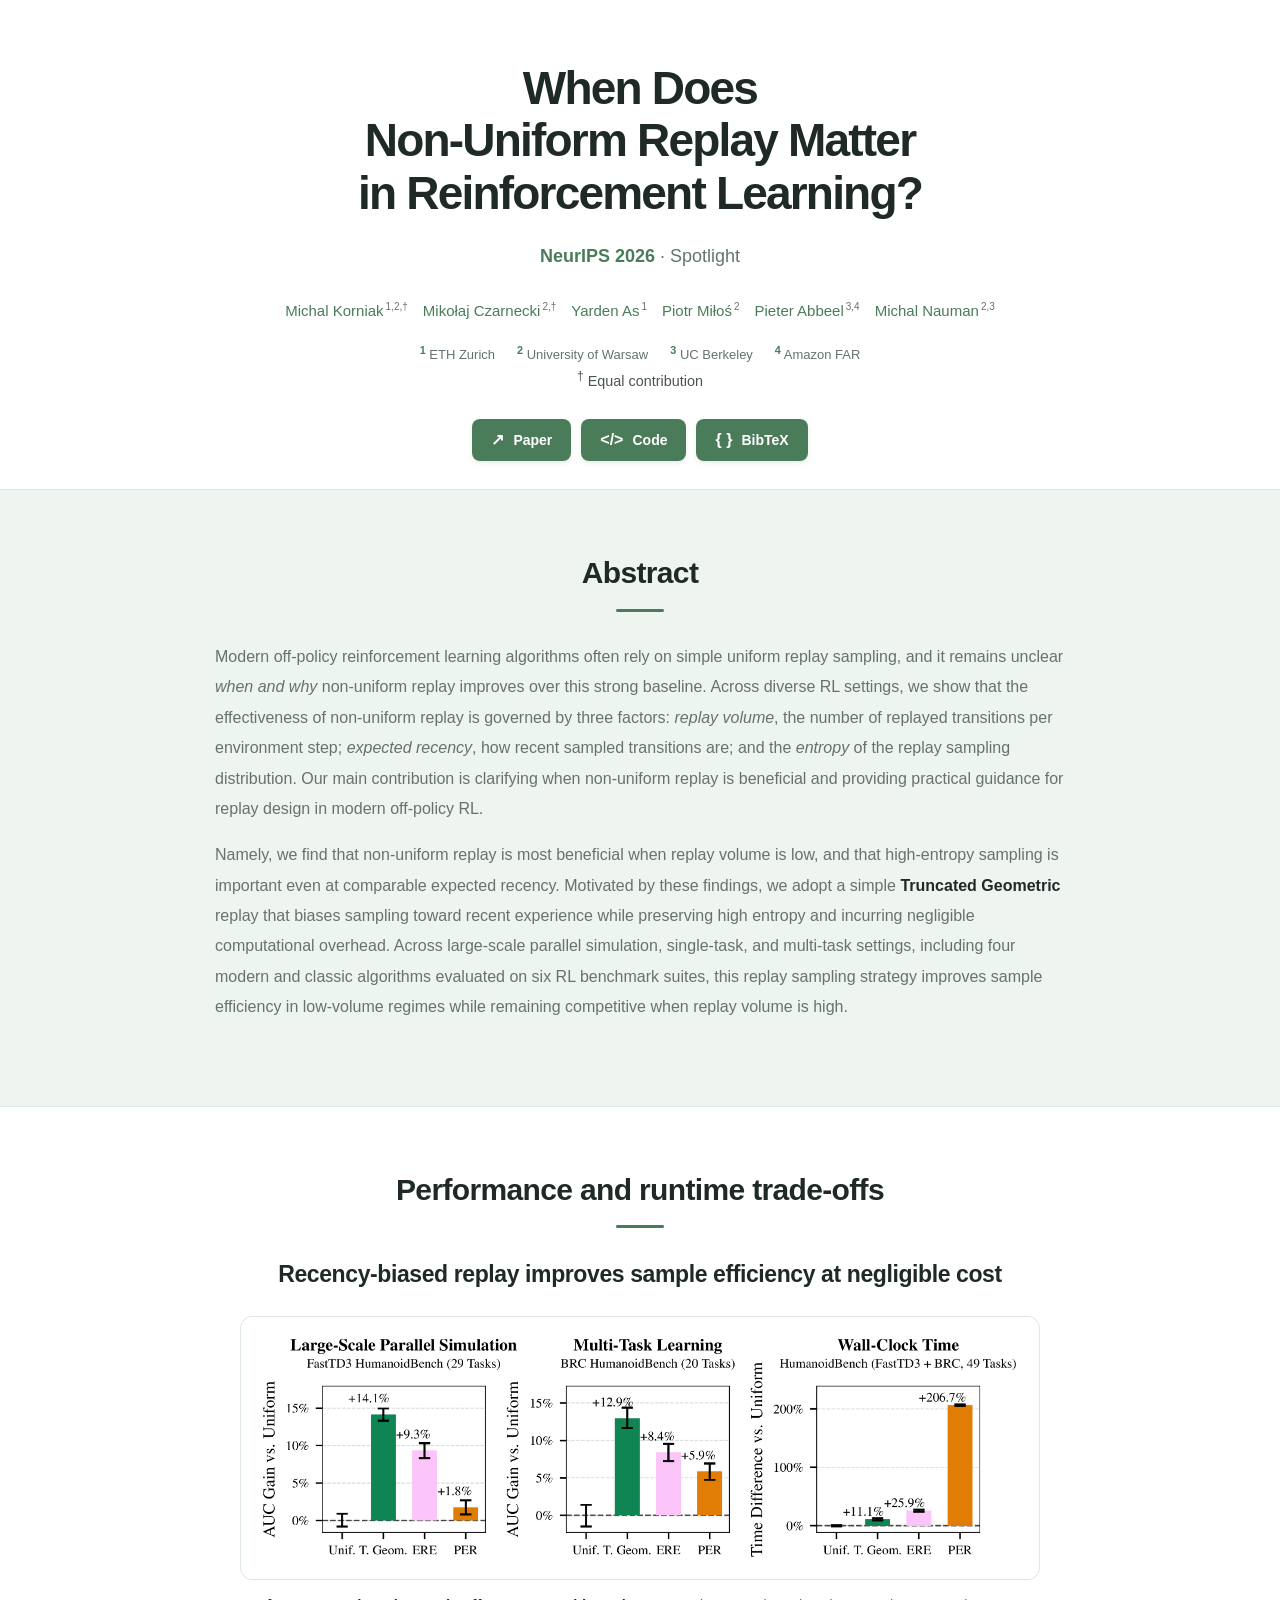
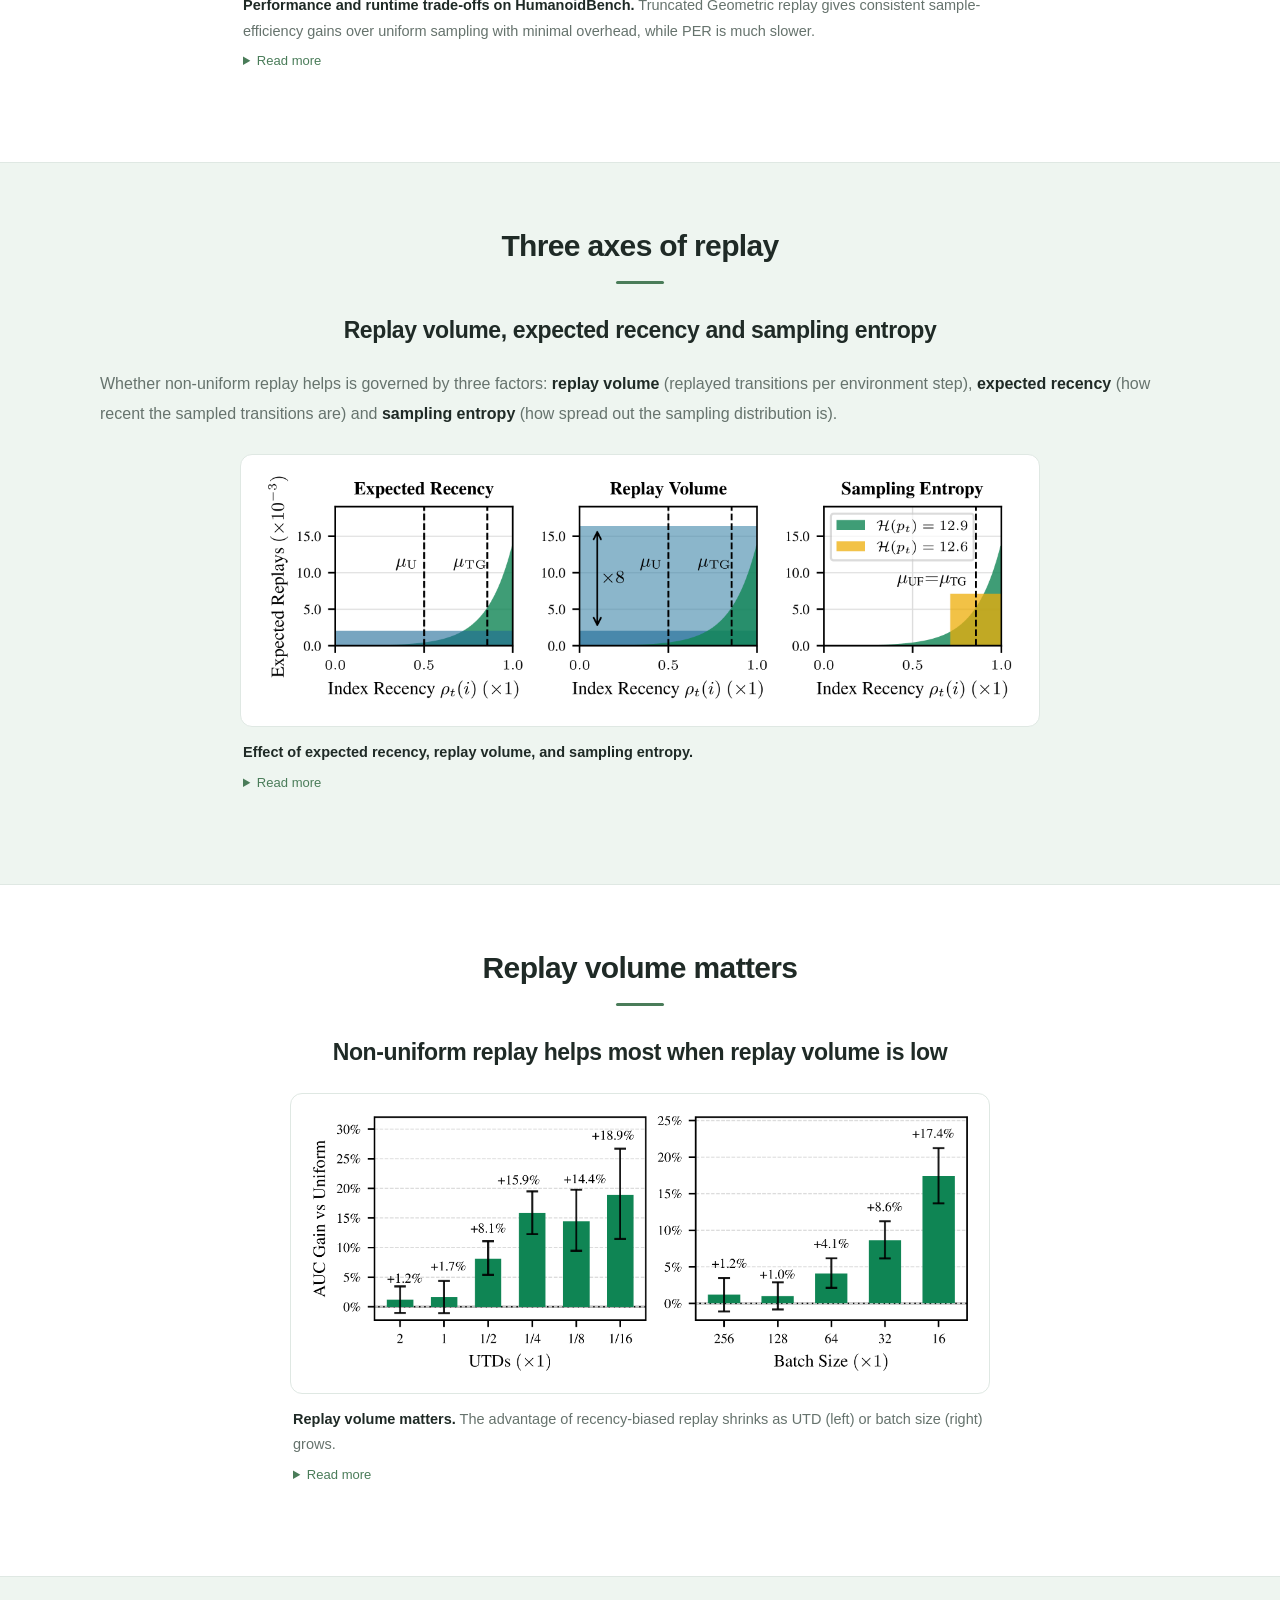
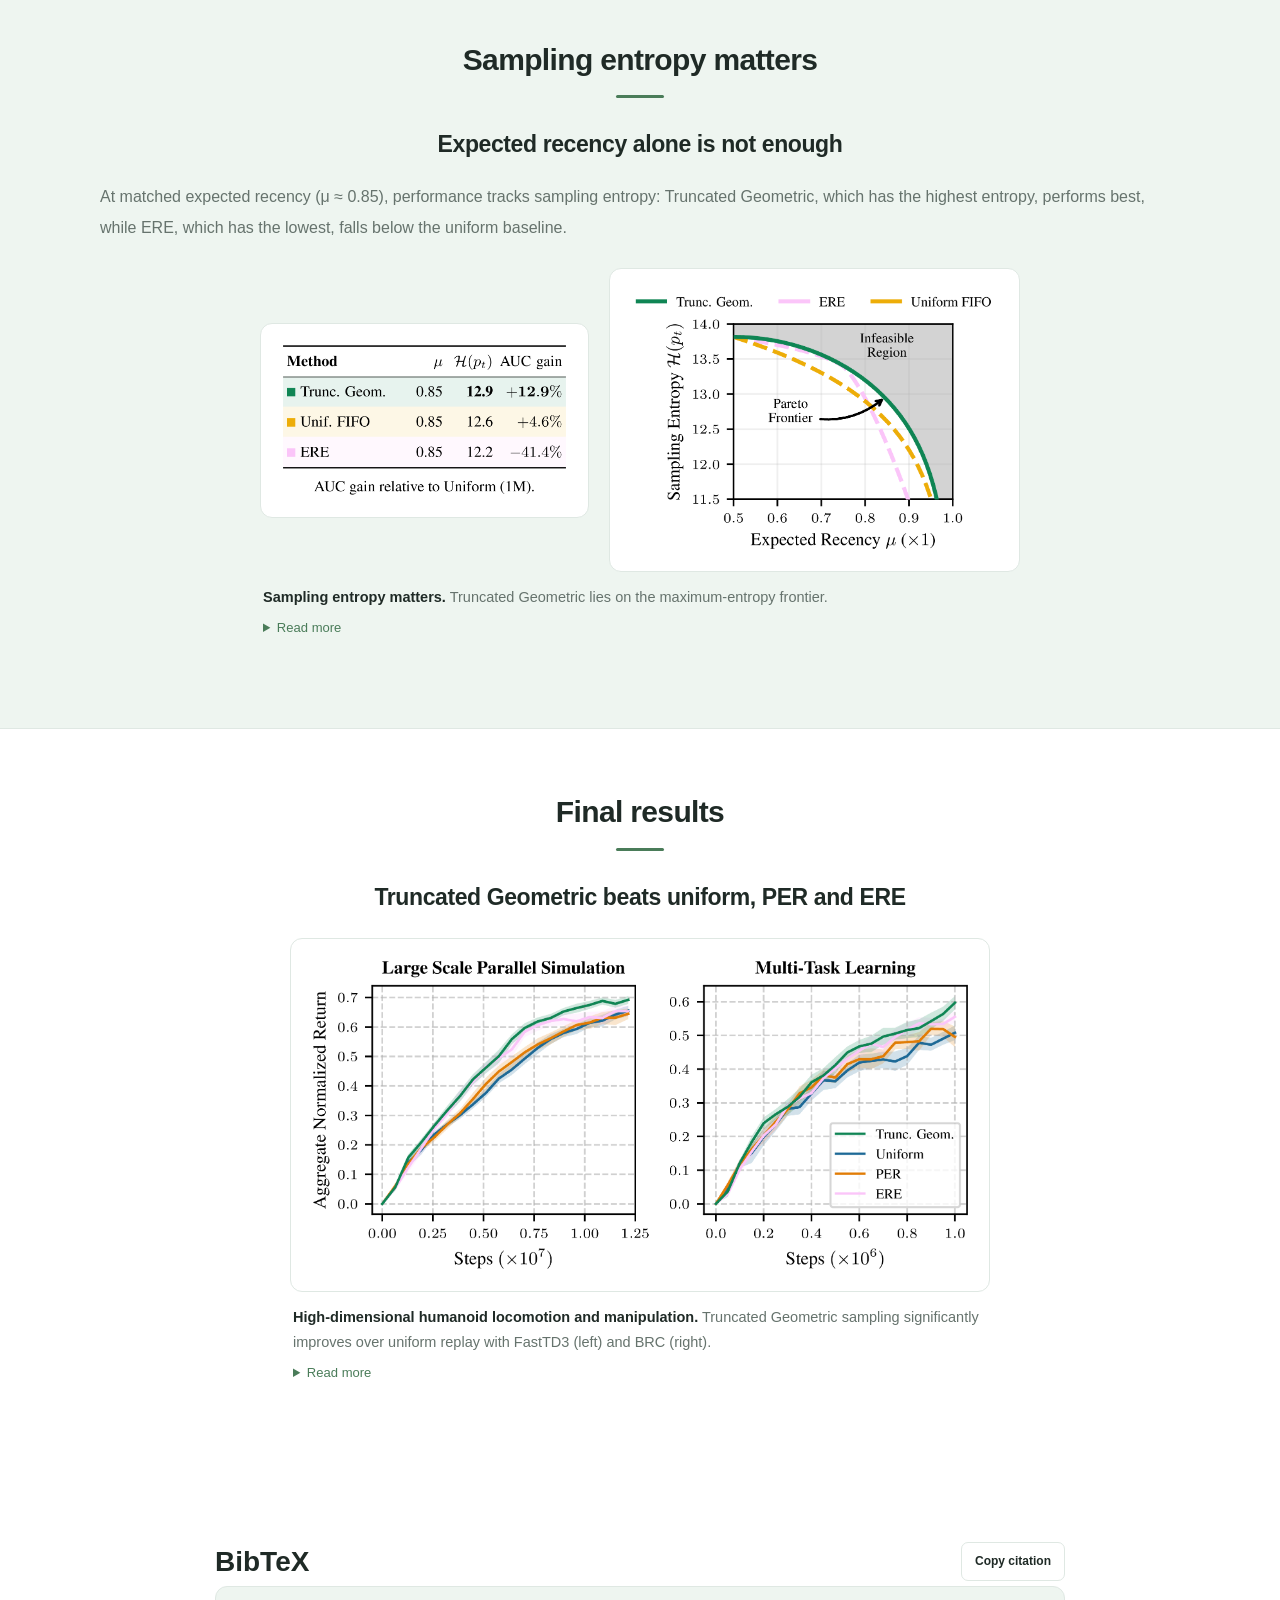
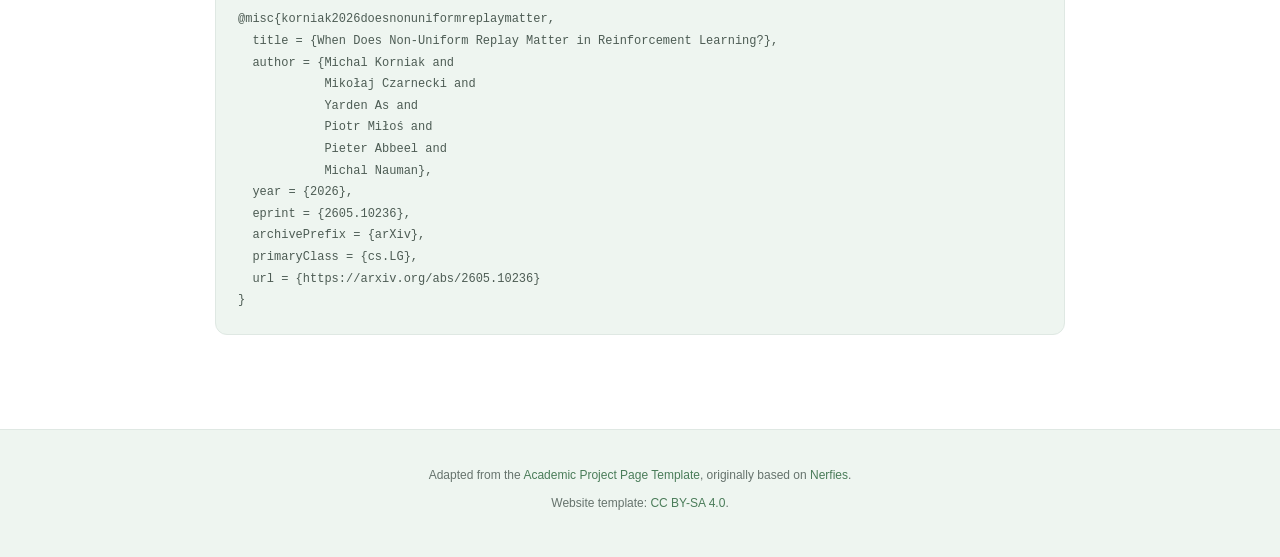
<file: index.html>
<!DOCTYPE html>
<html lang="en">
<head>
  <meta charset="utf-8">
  <meta name="viewport" content="width=device-width, initial-scale=1">
  <title>When Does Non-Uniform Replay Matter in Reinforcement Learning?</title>
  <meta name="description" content="Replay volume, expected recency and sampling entropy determine when non-uniform replay helps off-policy RL. NeurIPS 2026 Spotlight.">
  <meta name="theme-color" content="#4a7c59">
  <meta property="og:type" content="article">
  <meta property="og:title" content="When Does Non-Uniform Replay Matter in Reinforcement Learning?">
  <meta property="og:description" content="Replay volume, expected recency and sampling entropy determine when non-uniform replay helps off-policy RL.">
  <meta property="og:url" content="https://m-korniak.github.io/when-does-replay-matter/">
  <meta name="citation_title" content="When Does Non-Uniform Replay Matter in Reinforcement Learning?">
  <meta name="citation_author" content="Michal Korniak">
  <meta name="citation_author" content="Mikołaj Czarnecki">
  <meta name="citation_author" content="Yarden As">
  <meta name="citation_author" content="Piotr Miłoś">
  <meta name="citation_author" content="Pieter Abbeel">
  <meta name="citation_author" content="Michal Nauman">
  <meta name="citation_pdf_url" content="https://arxiv.org/pdf/2605.10236">
  <link rel="canonical" href="https://m-korniak.github.io/when-does-replay-matter/">
  <link rel="icon" href="favicon.ico" sizes="any">
  <link rel="icon" type="image/png" href="static/images/favicon.png">
  <link rel="apple-touch-icon" href="static/images/apple-touch-icon.png">
  <link rel="stylesheet" href="static/css/bulma.min.css">
  <link rel="stylesheet" href="static/css/index.css?v=3">
  <script defer src="static/js/index.js"></script>
</head>
<body>
<a class="skip-link" href="#main-content">Skip to content</a>
<main id="main-content">
  <section class="hero" id="top" aria-labelledby="paper-title">
    <div class="hero-body">
      <div class="container is-max-desktop has-text-centered">
        <h1 class="title is-1 publication-title" id="paper-title">When Does <span>Non-Uniform Replay Matter</span> in Reinforcement Learning?</h1>
        <p class="publication-venue">NeurIPS 2026 <span>· Spotlight</span></p>
        <div class="publication-authors"><span class="author"><a href="https://m-korniak.github.io">Michal Korniak</a><sup>1,2,†</sup></span>
<span class="author"><a href="https://scholar.google.com/citations?user=FpT_lLkAAAAJ&hl=en">Mikołaj Czarnecki</a><sup>2,†</sup></span>
<span class="author"><a href="https://yas.pub">Yarden As</a><sup>1</sup></span>
<span class="author"><a href="https://scholar.google.com/citations?user=Se68XecAAAAJ&hl=en">Piotr Miłoś</a><sup>2</sup></span>
<span class="author"><a href="https://people.eecs.berkeley.edu/~pabbeel/">Pieter Abbeel</a><sup>3,4</sup></span>
<span class="author"><a href="https://scholar.google.com/citations?user=GnEVRtQAAAAJ&hl=en">Michal Nauman</a><sup>2,3</sup></span></div>
        <div class="affiliations"><ol><li><sup>1</sup> ETH Zurich</li>
<li><sup>2</sup> University of Warsaw</li>
<li><sup>3</sup> UC Berkeley</li>
<li><sup>4</sup> Amazon FAR</li></ol></div>
        <p class="equal-contribution"><sup>†</sup> Equal contribution</p>
        <div class="publication-links">
          <a class="button is-dark" href="https://arxiv.org/abs/2605.10236"><span aria-hidden="true">↗</span> Paper</a>
          <a class="button is-dark" href="https://github.com/M-Korniak/when-does-replay-matter"><span aria-hidden="true">&lt;/&gt;</span> Code</a>
          <a class="button is-dark" href="#BibTeX"><span aria-hidden="true">{ }</span> BibTeX</a>
        </div>
      </div>
    </div>
  </section>

  <section class="section band" id="abstract" aria-labelledby="abstract-title">
    <div class="container reading-width">
      <h2 class="section-title" id="abstract-title">Abstract</h2>
      <div class="content tldr-copy">
        <p>Modern off-policy reinforcement learning algorithms often rely on simple uniform replay sampling, and it remains unclear <em>when and why</em> non-uniform replay improves over this strong baseline. Across diverse RL settings, we show that the effectiveness of non-uniform replay is governed by three factors: <em>replay volume</em>, the number of replayed transitions per environment step; <em>expected recency</em>, how recent sampled transitions are; and the <em>entropy</em> of the replay sampling distribution. Our main contribution is clarifying when non-uniform replay is beneficial and providing practical guidance for replay design in modern off-policy RL.</p>
        <p>Namely, we find that non-uniform replay is most beneficial when replay volume is low, and that high-entropy sampling is important even at comparable expected recency. Motivated by these findings, we adopt a simple <strong>Truncated Geometric</strong> replay that biases sampling toward recent experience while preserving high entropy and incurring negligible computational overhead. Across large-scale parallel simulation, single-task, and multi-task settings, including four modern and classic algorithms evaluated on six RL benchmark suites, this replay sampling strategy improves sample efficiency in low-volume regimes while remaining competitive when replay volume is high.</p>
      </div>
    </div>
  </section>

  <section class="section" id="overview" aria-labelledby="overview-title">
    <div class="container is-max-desktop">
      <h2 class="section-title" id="overview-title">Performance and runtime trade-offs</h2>
      <p class="section-lead">Recency-biased replay improves sample efficiency at negligible cost</p>
      <figure class="paper-figure"><a class="figure-link" href="static/figures/frontpage.png" data-zoom aria-label="Enlarge: Relative AUC gains over uniform replay for single-task FastTD3, multi-task BRC, and wall-clock time overhead on HumanoidBench."><img src="static/figures/frontpage.png" alt="Relative AUC gains over uniform replay for single-task FastTD3, multi-task BRC, and wall-clock time overhead on HumanoidBench." loading="lazy" decoding="async"><span class="zoom-label" aria-hidden="true">↗ Enlarge figure</span></a><figcaption><strong>Performance and runtime trade-offs on HumanoidBench.</strong> Truncated Geometric replay gives consistent sample-efficiency gains over uniform sampling with minimal overhead, while PER is much slower.<details class="caption-more"><summary>Read more</summary><p>Relative sample efficiency gains measured as area under the learning curve (AUC) for large-scale parallel simulation FastTD3 (left) and multi-task BRC (middle), and wall-clock time difference aggregated across both settings (right), compared to uniform sampling. Error bars show 95% stratified bootstrap CI. We report results in large-scale parallel FastTD3 and multi-task BRC because they feature relatively low experience reuse per transition, where non-uniform replay is expected to have the greatest impact.</p></details></figcaption></figure>
    </div>
  </section>

  <section class="section band" id="three-axes" aria-labelledby="three-axes-title">
    <div class="container is-max-desktop">
      <h2 class="section-title" id="three-axes-title">Three axes of replay</h2>
      <p class="section-lead">Replay volume, expected recency and sampling entropy</p>
      <div class="content tldr-copy"><p>Whether non-uniform replay helps is governed by three factors: <strong>replay volume</strong> (replayed transitions per environment step), <strong>expected recency</strong> (how recent the sampled transitions are) and <strong>sampling entropy</strong> (how spread out the sampling distribution is).</p></div>
      <figure class="paper-figure"><a class="figure-link" href="static/figures/three-axes.png" data-zoom aria-label="Enlarge: Effect of expected recency, replay volume, and sampling entropy on replay sampling distributions."><img src="static/figures/three-axes.png" alt="Effect of expected recency, replay volume, and sampling entropy on replay sampling distributions." loading="lazy" decoding="async"><span class="zoom-label" aria-hidden="true">↗ Enlarge figure</span></a><figcaption><strong>Effect of expected recency, replay volume, and sampling entropy.</strong><details class="caption-more"><summary>Read more</summary><p>(Left) By biasing samples toward recent data, the Truncated Geometric sampler achieves substantially higher expected recency than uniform replay. (Middle) Increasing replay volume through UTD or batch size can make uniform replay match or exceed recency-biased sampling in the number of updates applied to recent transitions. (Right) Replay distributions can have the same expected recency but different sampling entropy. The Truncated Geometric sampler achieves recency through a smooth full-support bias, increasing sampling entropy relative to a uniform buffer with the same expected recency; this is comparable to increasing the uniform sampling buffer size by roughly one third.</p></details></figcaption></figure>
    </div>
  </section>

  <section class="section" id="utd" aria-labelledby="utd-title">
    <div class="container is-max-desktop">
      <h2 class="section-title" id="utd-title">Replay volume matters</h2>
      <p class="section-lead">Non-uniform replay helps most when replay volume is low</p>
      <figure class="paper-figure"><a class="figure-link" href="static/figures/utd.png" data-zoom aria-label="Enlarge: Improvement of recency-biased sampling over uniform replay as replay volume is varied through UTD and batch size."><img src="static/figures/utd.png" alt="Improvement of recency-biased sampling over uniform replay as replay volume is varied through UTD and batch size." loading="lazy" decoding="async"><span class="zoom-label" aria-hidden="true">↗ Enlarge figure</span></a><figcaption><strong>Replay volume matters.</strong> The advantage of recency-biased replay shrinks as UTD (left) or batch size (right) grows.<details class="caption-more"><summary>Read more</summary><p>Improvement of recency-biased sampling over uniform replay as replay volume is varied through UTD (left) and batch size (right). In both panels, reducing replay volume increases the advantage of recency-biased replay: when replay volume is high, both methods perform similarly, whereas when replay volume is low, recency-biased sampling yields substantially larger gains. As such, the sampling distribution is especially important in optimization-limited regimes, such as multi-task learning or large-scale parallel simulation. PER follows a similar trend.</p></details></figcaption></figure>
    </div>
  </section>

  <section class="section band" id="entropy" aria-labelledby="entropy-title">
    <div class="container is-max-desktop">
      <h2 class="section-title" id="entropy-title">Sampling entropy matters</h2>
      <p class="section-lead">Expected recency alone is not enough</p>
      <div class="content tldr-copy"><p>At matched expected recency (μ ≈ 0.85), performance tracks sampling entropy: Truncated Geometric, which has the highest entropy, performs best, while ERE, which has the lowest, falls below the uniform baseline.</p></div>
      <figure class="paper-figure entropy-figure"><div class="entropy-row"><img class="entropy-table-img" src="static/figures/entropy-table.png" alt="Table: at matched expected recency 0.85, Truncated Geometric has entropy 12.8 and +12.9% AUC gain, Uniform FIFO 12.61 and +4.6%, ERE 12.4 and −41.4%." loading="lazy" decoding="async"><a class="figure-link" href="static/figures/entropy.png" data-zoom aria-label="Enlarge: Maximum-entropy frontier for a 1M buffer: Truncated Geometric lies on the frontier, while ERE and Uniform FIFO achieve lower entropy at the same expected recency."><img src="static/figures/entropy.png" alt="Maximum-entropy frontier for a 1M buffer: Truncated Geometric lies on the frontier, while ERE and Uniform FIFO achieve lower entropy at the same expected recency." loading="lazy" decoding="async"><span class="zoom-label" aria-hidden="true">↗ Enlarge figure</span></a></div><figcaption><strong>Sampling entropy matters.</strong> Truncated Geometric lies on the maximum-entropy frontier.<details class="caption-more"><summary>Read more</summary><p>ERE, Uniform FIFO (300k), and Truncated Geometric are matched to the same expected recency (μ ≈ 0.85), yet AUC gain relative to the Uniform (1M) baseline differs substantially with the sampling entropy. At this μ, ERE has the lowest entropy and falls below the Uniform baseline, while Truncated Geometric, which has the highest entropy, performs best. Interestingly, Uniform FIFO (300k) also outperforms the larger Uniform baseline despite using a smaller buffer. The plot shows the maximum-entropy frontier for a 1M buffer: among all discrete replay sampling distributions with fixed expected recency, the Truncated Geometric distribution achieves the highest possible sampling entropy. The shaded region above the curve is infeasible. ERE and Uniform FIFO trace lower-entropy tradeoffs across hyperparameter settings, so they obtain recency less efficiently than Truncated Geometric.</p></details></figcaption></figure>
    </div>
  </section>

  <section class="section" id="results" aria-labelledby="results-title">
    <div class="container is-max-desktop">
      <h2 class="section-title" id="results-title">Final results</h2>
      <p class="section-lead">Truncated Geometric beats uniform, PER and ERE</p>
      <figure class="paper-figure"><a class="figure-link" href="static/figures/results.png" data-zoom aria-label="Enlarge: Aggregate return on 29 HumanoidBench tasks with FastTD3 and 20 HumanoidBench tasks with BRC, comparing Uniform, PER, ERE and Truncated Geometric replay."><img src="static/figures/results.png" alt="Aggregate return on 29 HumanoidBench tasks with FastTD3 and 20 HumanoidBench tasks with BRC, comparing Uniform, PER, ERE and Truncated Geometric replay." loading="lazy" decoding="async"><span class="zoom-label" aria-hidden="true">↗ Enlarge figure</span></a><figcaption><strong>High-dimensional humanoid locomotion and manipulation.</strong> Truncated Geometric sampling significantly improves over uniform replay with FastTD3 (left) and BRC (right).<details class="caption-more"><summary>Read more</summary><p>Aggregate mean return across 29 HumanoidBench tasks trained in a parallel simulation setup with FastTD3 (left) and 20 HumanoidBench tasks trained in a multi-task setup with BRC (right). Shaded regions show 95% CIs. Truncated Geometric sampling significantly improves over uniform replay on both benchmarks and outperforms PER and ERE, despite FastTD3 and BRC already being strong optimized baselines. These gains come with negligible computational and complexity overhead relative to uniform sampling.</p></details></figcaption></figure>
    </div>
  </section>

  <section class="section" id="BibTeX" aria-labelledby="citation-title">
    <div class="container reading-width">
      <div class="bibtex-header"><h2 id="citation-title">BibTeX</h2><button class="copy-bibtex-btn" type="button">Copy citation</button></div>
      <pre id="bibtex-code"><code>@misc{korniak2026doesnonuniformreplaymatter,
  title = {When Does Non-Uniform Replay Matter in Reinforcement Learning?},
  author = {Michal Korniak and
            Mikołaj Czarnecki and
            Yarden As and
            Piotr Miłoś and
            Pieter Abbeel and
            Michal Nauman},
  year = {2026},
  eprint = {2605.10236},
  archivePrefix = {arXiv},
  primaryClass = {cs.LG},
  url = {https://arxiv.org/abs/2605.10236}
}</code></pre>
      <p class="copy-status" role="status" aria-live="polite"></p>
    </div>
  </section>
</main>
<footer class="footer"><div class="container reading-width"><p>Adapted from the <a href="https://github.com/eliahuhorwitz/Academic-project-page-template">Academic Project Page Template</a>, originally based on <a href="https://nerfies.github.io/">Nerfies</a>.</p><p>Website template: <a rel="license" href="https://creativecommons.org/licenses/by-sa/4.0/">CC BY-SA 4.0</a>.</p></div></footer>
<a class="scroll-to-top" href="#top" aria-label="Back to top">↑</a>
<dialog id="figure-dialog" aria-labelledby="figure-dialog-title"><div class="dialog-toolbar"><h2 id="figure-dialog-title">Figure</h2><button type="button" class="close-dialog" aria-label="Close enlarged figure">Close ×</button></div><div class="zoom-scroll"><img alt="" id="enlarged-figure"></div><p>Scroll to explore the figure. Press Escape or Close to return.</p></dialog>
</body>
</html>
</file>
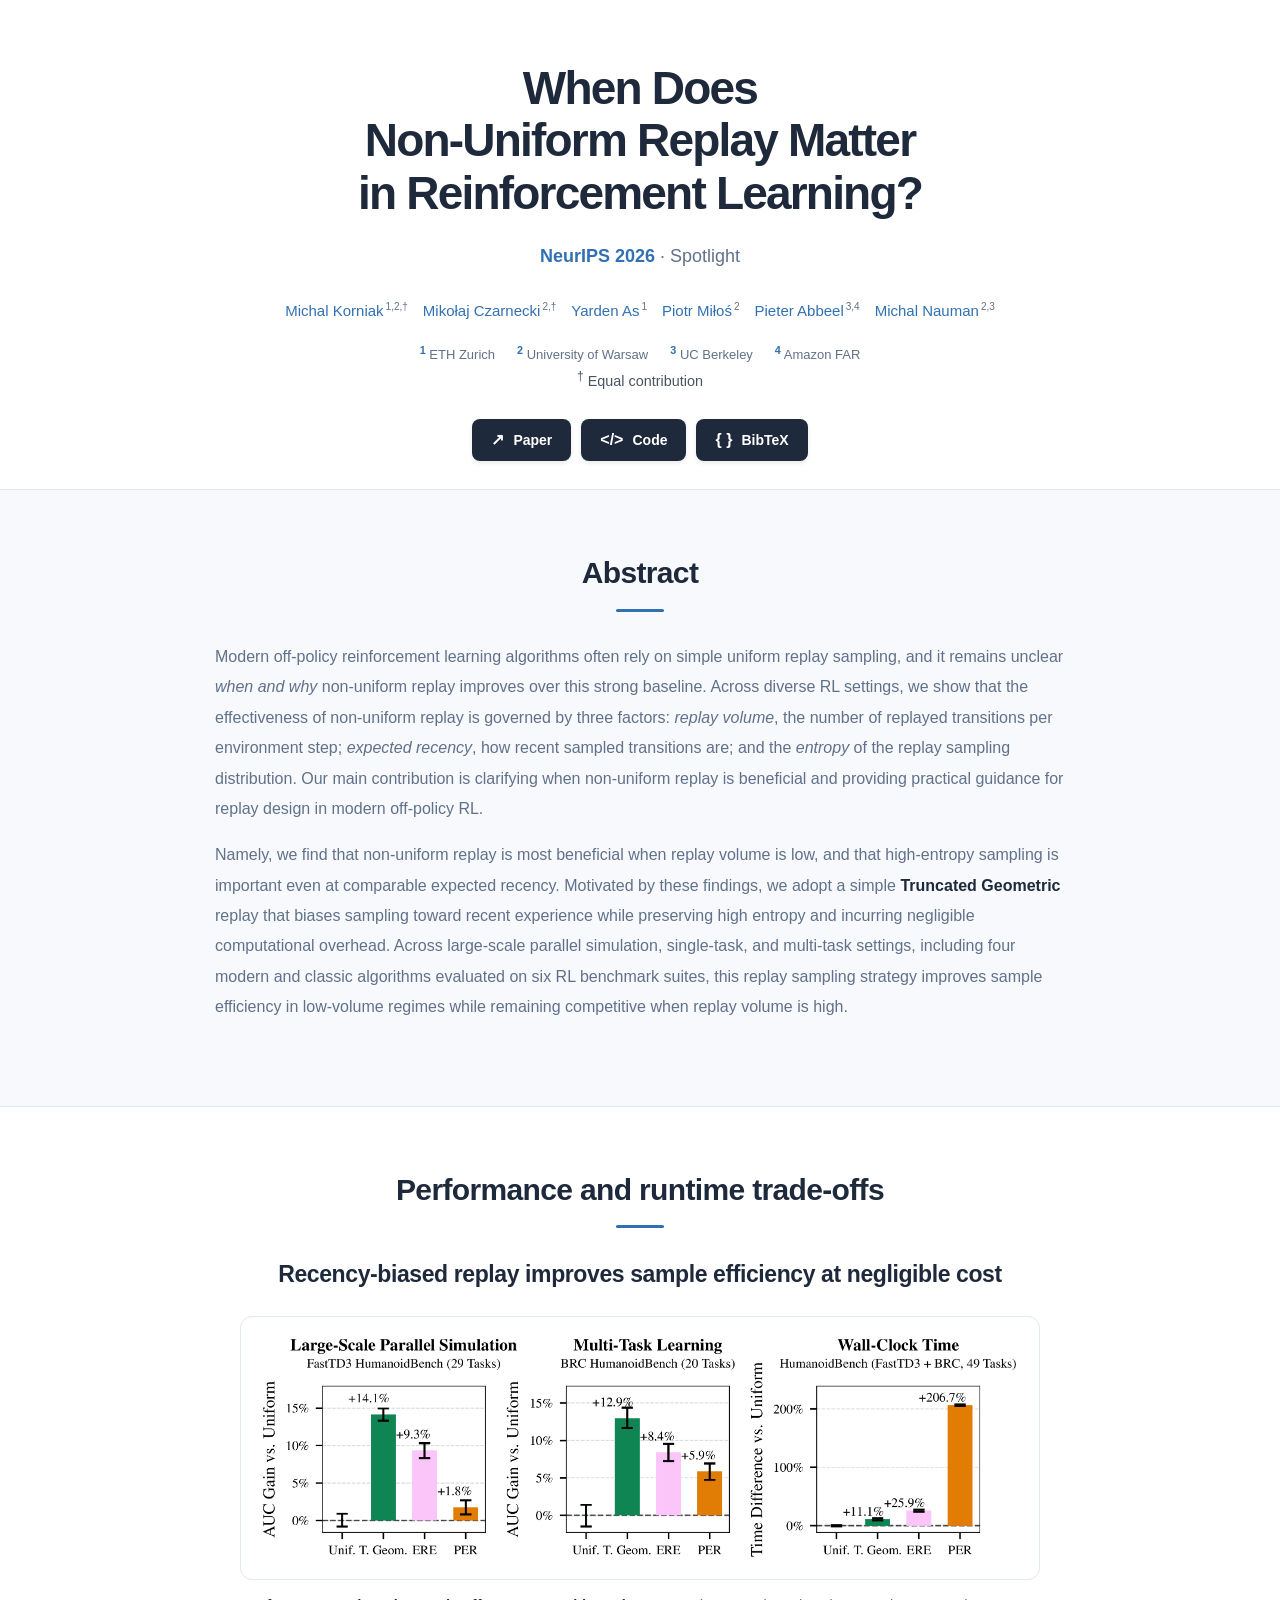
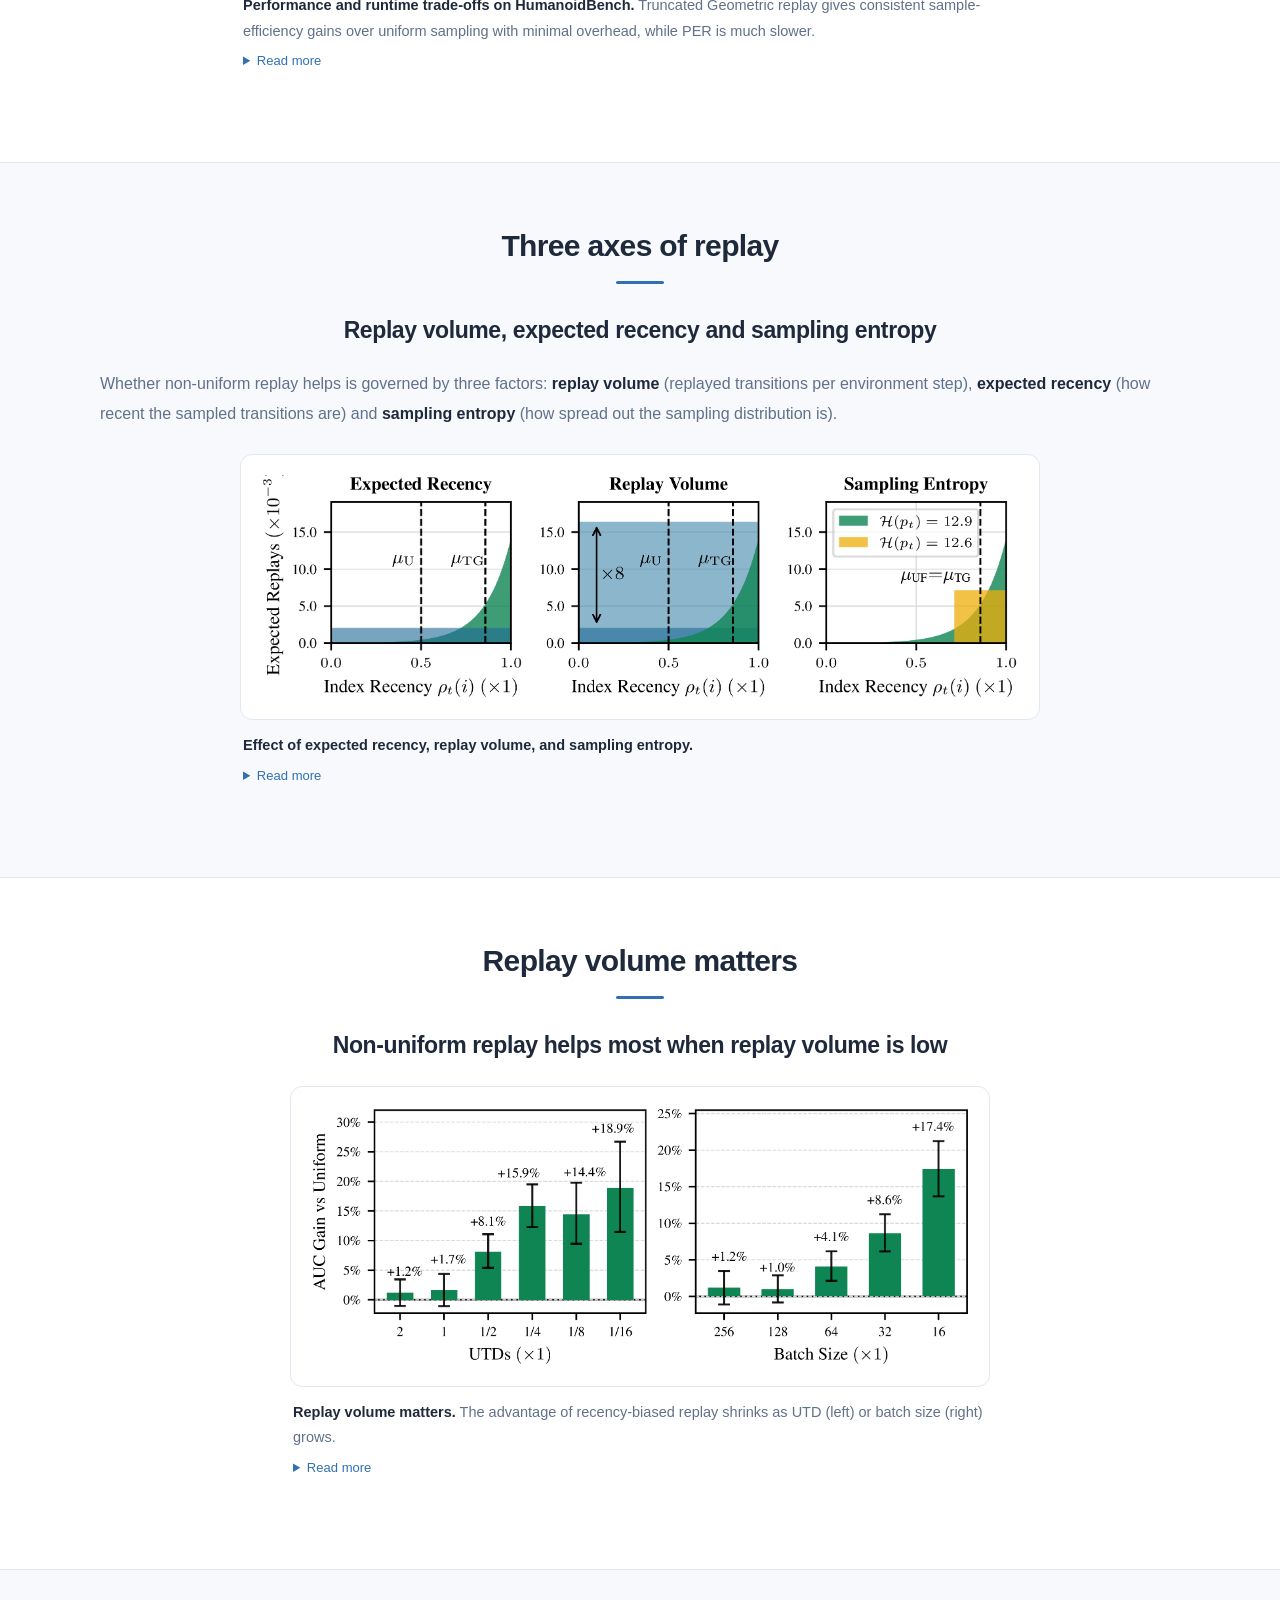
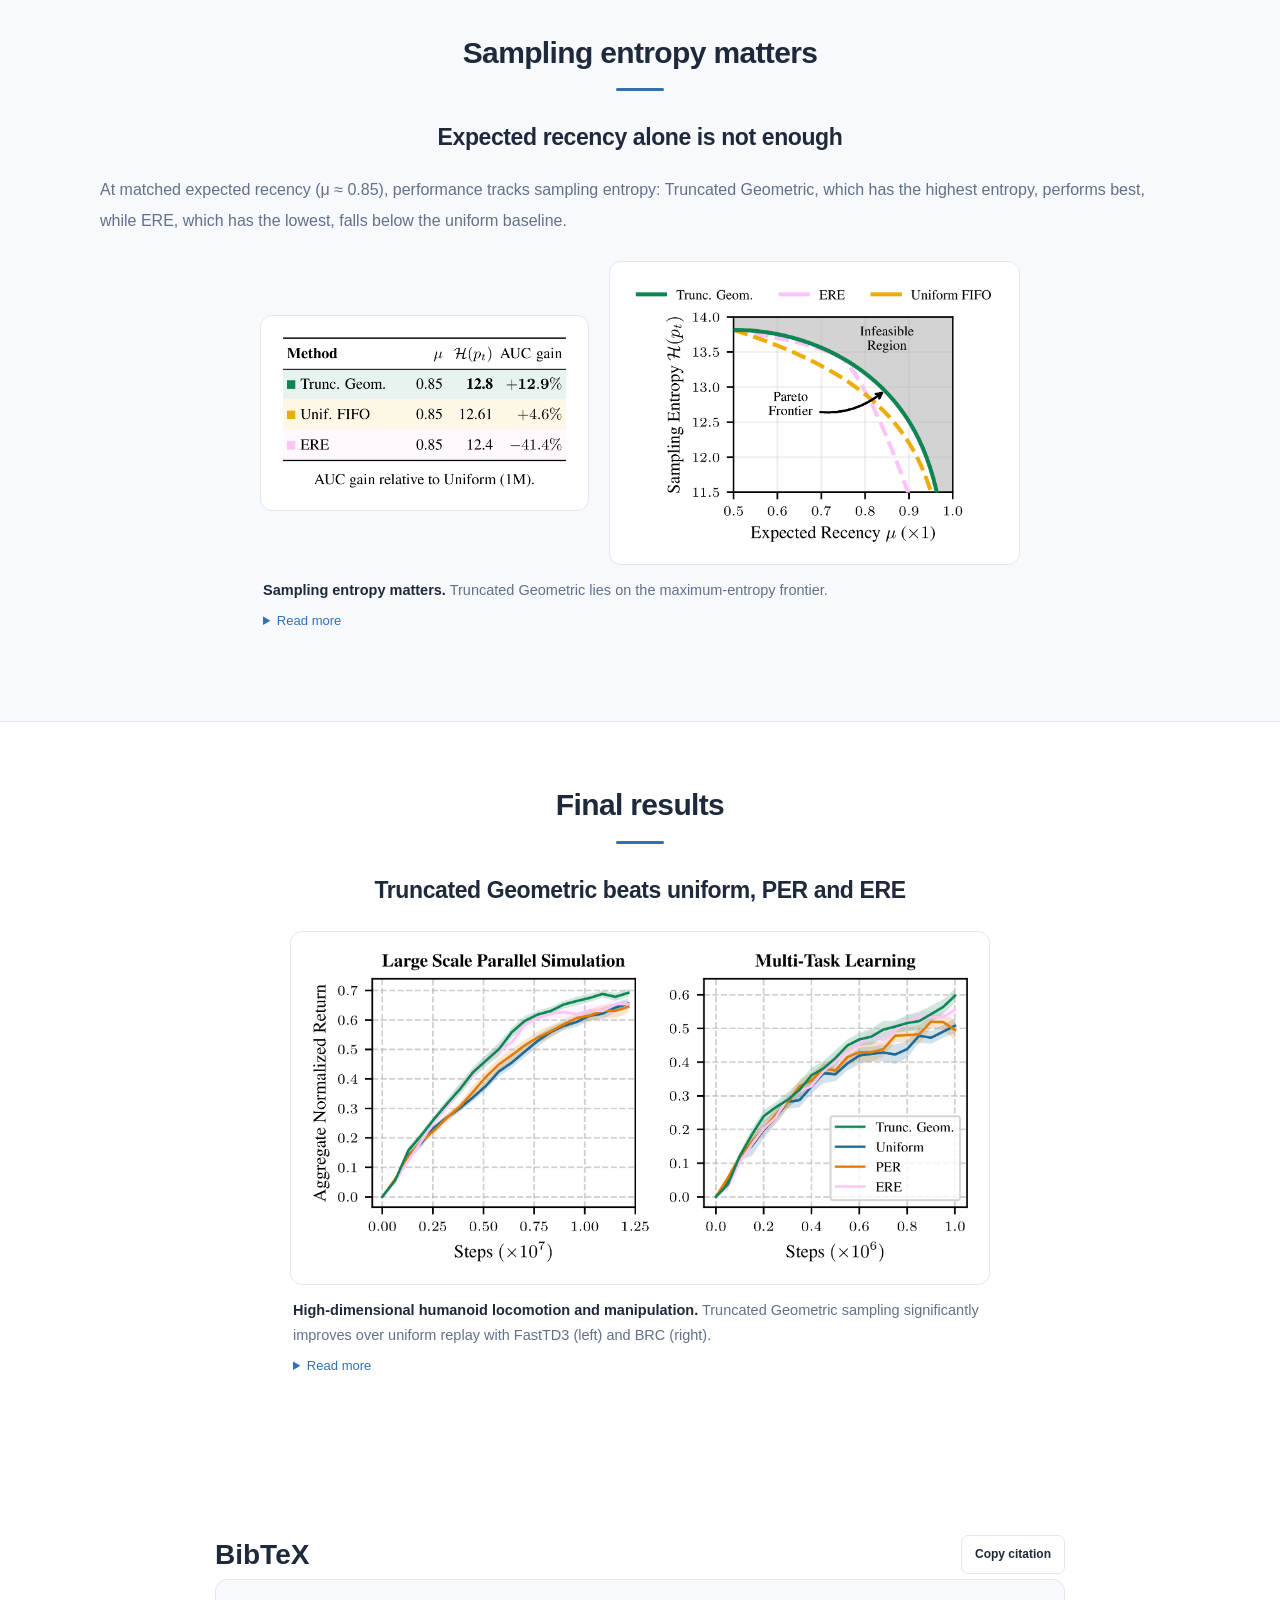
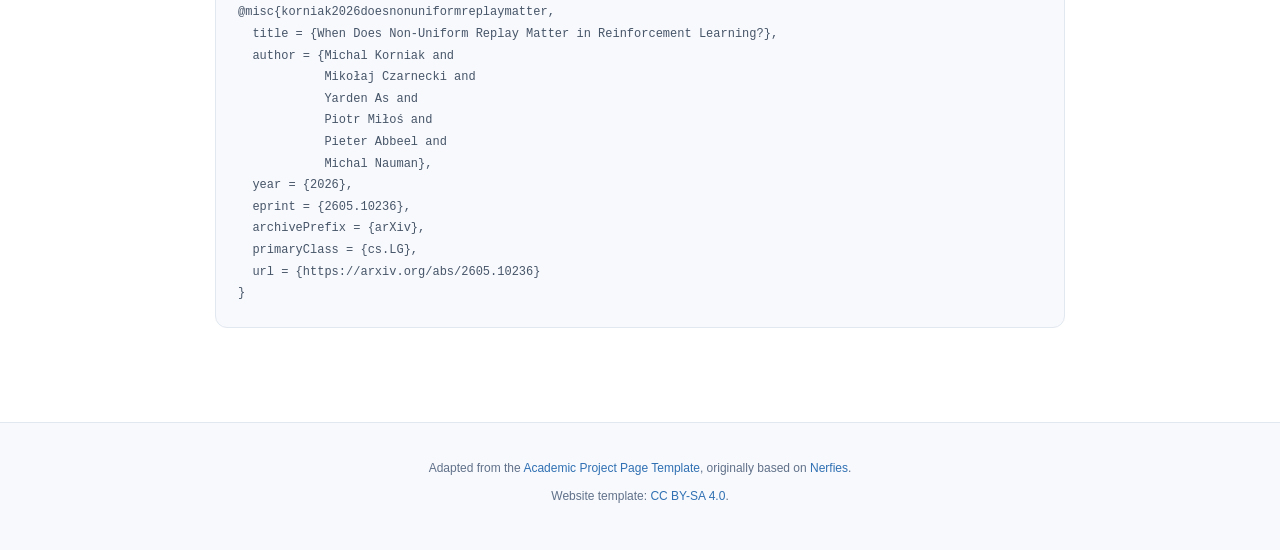
<file: gh-pages/index.html>
<!DOCTYPE html>
<html lang="en">
<head>
  <meta charset="utf-8">
  <meta name="viewport" content="width=device-width, initial-scale=1">
  <title>When Does Non-Uniform Replay Matter in Reinforcement Learning?</title>
  <meta name="description" content="Replay volume, expected recency and sampling entropy determine when non-uniform replay helps off-policy RL. NeurIPS 2026 Spotlight.">
  <meta name="theme-color" content="#3070b3">
  <meta property="og:type" content="article">
  <meta property="og:title" content="When Does Non-Uniform Replay Matter in Reinforcement Learning?">
  <meta property="og:description" content="Replay volume, expected recency and sampling entropy determine when non-uniform replay helps off-policy RL.">
  <meta property="og:url" content="https://m-korniak.github.io/when-does-replay-matter/">
  <meta name="citation_title" content="When Does Non-Uniform Replay Matter in Reinforcement Learning?">
  <meta name="citation_author" content="Michal Korniak">
  <meta name="citation_author" content="Mikołaj Czarnecki">
  <meta name="citation_author" content="Yarden As">
  <meta name="citation_author" content="Piotr Miłoś">
  <meta name="citation_author" content="Pieter Abbeel">
  <meta name="citation_author" content="Michal Nauman">
  <meta name="citation_pdf_url" content="https://arxiv.org/pdf/2605.10236">
  <link rel="canonical" href="https://m-korniak.github.io/when-does-replay-matter/">
  <link rel="icon" href="favicon.ico" sizes="any">
  <link rel="icon" type="image/png" href="static/images/favicon.png">
  <link rel="apple-touch-icon" href="static/images/apple-touch-icon.png">
  <link rel="stylesheet" href="static/css/bulma.min.css">
  <link rel="stylesheet" href="static/css/index.css">
  <script defer src="static/js/index.js"></script>
</head>
<body>
<a class="skip-link" href="#main-content">Skip to content</a>
<main id="main-content">
  <section class="hero" id="top" aria-labelledby="paper-title">
    <div class="hero-body">
      <div class="container is-max-desktop has-text-centered">
        <h1 class="title is-1 publication-title" id="paper-title">When Does <span>Non-Uniform Replay Matter</span> in Reinforcement Learning?</h1>
        <p class="publication-venue">NeurIPS 2026 <span>· Spotlight</span></p>
        <div class="publication-authors"><span class="author"><a href="https://scholar.google.com/citations?user=Yi5a9uAAAAAJ&hl=en">Michal Korniak</a><sup>1,2,†</sup></span>
<span class="author"><a href="https://scholar.google.com/citations?user=FpT_lLkAAAAJ&hl=en">Mikołaj Czarnecki</a><sup>2,†</sup></span>
<span class="author"><a href="https://scholar.google.com/citations?user=Z0qGI_kAAAAJ&hl=en">Yarden As</a><sup>1</sup></span>
<span class="author"><a href="https://scholar.google.com/citations?user=Se68XecAAAAJ&hl=en">Piotr Miłoś</a><sup>2</sup></span>
<span class="author"><a href="https://scholar.google.com/citations?user=vtwH6GkAAAAJ&hl=en">Pieter Abbeel</a><sup>3,4</sup></span>
<span class="author"><a href="https://scholar.google.com/citations?user=GnEVRtQAAAAJ&hl=en">Michal Nauman</a><sup>2,3</sup></span></div>
        <div class="affiliations"><ol><li><sup>1</sup> ETH Zurich</li>
<li><sup>2</sup> University of Warsaw</li>
<li><sup>3</sup> UC Berkeley</li>
<li><sup>4</sup> Amazon FAR</li></ol></div>
        <p class="equal-contribution"><sup>†</sup> Equal contribution</p>
        <div class="publication-links">
          <a class="button is-dark" href="https://arxiv.org/abs/2605.10236"><span aria-hidden="true">↗</span> Paper</a>
          <a class="button is-dark" href="https://github.com/M-Korniak/when-does-replay-matter"><span aria-hidden="true">&lt;/&gt;</span> Code</a>
          <a class="button is-dark" href="#BibTeX"><span aria-hidden="true">{ }</span> BibTeX</a>
        </div>
      </div>
    </div>
  </section>

  <section class="section band" id="abstract" aria-labelledby="abstract-title">
    <div class="container reading-width">
      <h2 class="section-title" id="abstract-title">Abstract</h2>
      <div class="content tldr-copy">
        <p>Modern off-policy reinforcement learning algorithms often rely on simple uniform replay sampling, and it remains unclear <em>when and why</em> non-uniform replay improves over this strong baseline. Across diverse RL settings, we show that the effectiveness of non-uniform replay is governed by three factors: <em>replay volume</em>, the number of replayed transitions per environment step; <em>expected recency</em>, how recent sampled transitions are; and the <em>entropy</em> of the replay sampling distribution. Our main contribution is clarifying when non-uniform replay is beneficial and providing practical guidance for replay design in modern off-policy RL.</p>
        <p>Namely, we find that non-uniform replay is most beneficial when replay volume is low, and that high-entropy sampling is important even at comparable expected recency. Motivated by these findings, we adopt a simple <strong>Truncated Geometric</strong> replay that biases sampling toward recent experience while preserving high entropy and incurring negligible computational overhead. Across large-scale parallel simulation, single-task, and multi-task settings, including four modern and classic algorithms evaluated on six RL benchmark suites, this replay sampling strategy improves sample efficiency in low-volume regimes while remaining competitive when replay volume is high.</p>
      </div>
    </div>
  </section>

  <section class="section" id="overview" aria-labelledby="overview-title">
    <div class="container is-max-desktop">
      <h2 class="section-title" id="overview-title">Performance and runtime trade-offs</h2>
      <p class="section-lead">Recency-biased replay improves sample efficiency at negligible cost</p>
      <figure class="paper-figure"><a class="figure-link" href="static/figures/frontpage.png" data-zoom aria-label="Enlarge: Relative AUC gains over uniform replay for single-task FastTD3, multi-task BRC, and wall-clock time overhead on HumanoidBench."><img src="static/figures/frontpage.png" alt="Relative AUC gains over uniform replay for single-task FastTD3, multi-task BRC, and wall-clock time overhead on HumanoidBench." loading="lazy" decoding="async"><span class="zoom-label" aria-hidden="true">↗ Enlarge figure</span></a><figcaption><strong>Performance and runtime trade-offs on HumanoidBench.</strong> Truncated Geometric replay gives consistent sample-efficiency gains over uniform sampling with minimal overhead, while PER is much slower.<details class="caption-more"><summary>Read more</summary><p>Relative sample efficiency gains measured as area under the learning curve (AUC) for single-task (left) and multi-task BRC (middle), and wall-clock time difference aggregated across both settings (right), compared to uniform sampling. Error bars show 95% stratified bootstrap CI. We report results in large-scale parallel FastTD3 and multi-task BRC because they feature relatively low experience reuse per transition, where non-uniform replay is expected to have the greatest impact.</p></details></figcaption></figure>
    </div>
  </section>

  <section class="section band" id="three-axes" aria-labelledby="three-axes-title">
    <div class="container is-max-desktop">
      <h2 class="section-title" id="three-axes-title">Three axes of replay</h2>
      <p class="section-lead">Replay volume, expected recency and sampling entropy</p>
      <div class="content tldr-copy"><p>Whether non-uniform replay helps is governed by three factors: <strong>replay volume</strong> (replayed transitions per environment step), <strong>expected recency</strong> (how recent the sampled transitions are) and <strong>sampling entropy</strong> (how spread out the sampling distribution is).</p></div>
      <figure class="paper-figure"><a class="figure-link" href="static/figures/three-axes.png" data-zoom aria-label="Enlarge: Effect of expected recency, replay volume, and sampling entropy on replay sampling distributions."><img src="static/figures/three-axes.png" alt="Effect of expected recency, replay volume, and sampling entropy on replay sampling distributions." loading="lazy" decoding="async"><span class="zoom-label" aria-hidden="true">↗ Enlarge figure</span></a><figcaption><strong>Effect of expected recency, replay volume, and sampling entropy.</strong><details class="caption-more"><summary>Read more</summary><p>(Left) By biasing samples toward recent data, the Truncated Geometric sampler achieves substantially higher expected recency than uniform replay. (Middle) Increasing replay volume through UTD or batch size can make uniform replay match or exceed recency-biased sampling in the number of updates applied to recent transitions. (Right) Replay distributions can have the same expected recency but different sampling entropy. The Truncated Geometric sampler achieves recency through a smooth full-support bias, increasing sampling entropy relative to a uniform buffer with the same expected recency; this is comparable to increasing the uniform sampling buffer size by roughly one third.</p></details></figcaption></figure>
    </div>
  </section>

  <section class="section" id="utd" aria-labelledby="utd-title">
    <div class="container is-max-desktop">
      <h2 class="section-title" id="utd-title">Replay volume matters</h2>
      <p class="section-lead">Non-uniform replay helps most when replay volume is low</p>
      <figure class="paper-figure"><a class="figure-link" href="static/figures/utd.png" data-zoom aria-label="Enlarge: Improvement of recency-biased sampling over uniform replay as replay volume is varied through UTD and batch size."><img src="static/figures/utd.png" alt="Improvement of recency-biased sampling over uniform replay as replay volume is varied through UTD and batch size." loading="lazy" decoding="async"><span class="zoom-label" aria-hidden="true">↗ Enlarge figure</span></a><figcaption><strong>Replay volume matters.</strong> The advantage of recency-biased replay shrinks as UTD (left) or batch size (right) grows.<details class="caption-more"><summary>Read more</summary><p>Improvement of recency-biased sampling over uniform replay as replay volume is varied through UTD (left) and batch size (right). In both panels, reducing replay volume increases the advantage of recency-biased replay: when replay volume is high, both methods perform similarly, whereas when replay volume is low, recency-biased sampling yields substantially larger gains. As such, the sampling distribution is especially important in optimization-limited regimes, such as multi-task learning or large-scale parallel simulation. PER follows a similar trend.</p></details></figcaption></figure>
    </div>
  </section>

  <section class="section band" id="entropy" aria-labelledby="entropy-title">
    <div class="container is-max-desktop">
      <h2 class="section-title" id="entropy-title">Sampling entropy matters</h2>
      <p class="section-lead">Expected recency alone is not enough</p>
      <div class="content tldr-copy"><p>At matched expected recency (μ ≈ 0.85), performance tracks sampling entropy: Truncated Geometric, which has the highest entropy, performs best, while ERE, which has the lowest, falls below the uniform baseline.</p></div>
      <figure class="paper-figure entropy-figure"><div class="entropy-row"><img class="entropy-table-img" src="static/figures/entropy-table.png" alt="Table: at matched expected recency 0.85, Truncated Geometric has entropy 12.8 and +12.9% AUC gain, Uniform FIFO 12.61 and +4.6%, ERE 12.4 and −41.4%." loading="lazy" decoding="async"><a class="figure-link" href="static/figures/entropy.png" data-zoom aria-label="Enlarge: Maximum-entropy frontier for a 1M buffer: Truncated Geometric lies on the frontier, while ERE and Uniform FIFO achieve lower entropy at the same expected recency."><img src="static/figures/entropy.png" alt="Maximum-entropy frontier for a 1M buffer: Truncated Geometric lies on the frontier, while ERE and Uniform FIFO achieve lower entropy at the same expected recency." loading="lazy" decoding="async"><span class="zoom-label" aria-hidden="true">↗ Enlarge figure</span></a></div><figcaption><strong>Sampling entropy matters.</strong> Truncated Geometric lies on the maximum-entropy frontier.<details class="caption-more"><summary>Read more</summary><p>ERE, Uniform FIFO (300k), and Truncated Geometric are matched to the same expected recency (μ ≈ 0.85), yet AUC gain relative to the Uniform (1M) baseline differs substantially with the sampling entropy. At this μ, ERE has the lowest entropy and falls below the Uniform baseline, while Truncated Geometric, which has the highest entropy, performs best. Interestingly, Uniform FIFO (300k) also outperforms the larger Uniform baseline despite using a smaller buffer. The plot shows the maximum-entropy frontier for a 1M buffer: among all discrete replay sampling distributions with fixed expected recency, the Truncated Geometric distribution achieves the highest possible sampling entropy. The shaded region above the curve is infeasible. ERE and Uniform FIFO trace lower-entropy tradeoffs across hyperparameter settings, so they obtain recency less efficiently than Truncated Geometric.</p></details></figcaption></figure>
    </div>
  </section>

  <section class="section" id="results" aria-labelledby="results-title">
    <div class="container is-max-desktop">
      <h2 class="section-title" id="results-title">Final results</h2>
      <p class="section-lead">Truncated Geometric beats uniform, PER and ERE</p>
      <figure class="paper-figure"><a class="figure-link" href="static/figures/results.png" data-zoom aria-label="Enlarge: Aggregate return on 29 HumanoidBench tasks with FastTD3 and 20 HumanoidBench tasks with BRC, comparing Uniform, PER, ERE and Truncated Geometric replay."><img src="static/figures/results.png" alt="Aggregate return on 29 HumanoidBench tasks with FastTD3 and 20 HumanoidBench tasks with BRC, comparing Uniform, PER, ERE and Truncated Geometric replay." loading="lazy" decoding="async"><span class="zoom-label" aria-hidden="true">↗ Enlarge figure</span></a><figcaption><strong>High-dimensional humanoid locomotion and manipulation.</strong> Truncated Geometric sampling significantly improves over uniform replay with FastTD3 (left) and BRC (right).<details class="caption-more"><summary>Read more</summary><p>Aggregate mean return across 29 HumanoidBench tasks trained in a parallel simulation setup with FastTD3 (left) and 20 HumanoidBench tasks trained in a multi-task setup with BRC (right). Shaded regions show 95% CIs. Truncated Geometric sampling significantly improves over uniform replay on both benchmarks and outperforms PER and ERE, despite FastTD3 and BRC already being strong optimized baselines. These gains come with negligible computational and complexity overhead relative to uniform sampling.</p></details></figcaption></figure>
    </div>
  </section>

  <section class="section" id="BibTeX" aria-labelledby="citation-title">
    <div class="container reading-width">
      <div class="bibtex-header"><h2 id="citation-title">BibTeX</h2><button class="copy-bibtex-btn" type="button">Copy citation</button></div>
      <pre id="bibtex-code"><code>@misc{korniak2026doesnonuniformreplaymatter,
  title = {When Does Non-Uniform Replay Matter in Reinforcement Learning?},
  author = {Michal Korniak and
            Mikołaj Czarnecki and
            Yarden As and
            Piotr Miłoś and
            Pieter Abbeel and
            Michal Nauman},
  year = {2026},
  eprint = {2605.10236},
  archivePrefix = {arXiv},
  primaryClass = {cs.LG},
  url = {https://arxiv.org/abs/2605.10236}
}</code></pre>
      <p class="copy-status" role="status" aria-live="polite"></p>
    </div>
  </section>
</main>
<footer class="footer"><div class="container reading-width"><p>Adapted from the <a href="https://github.com/eliahuhorwitz/Academic-project-page-template">Academic Project Page Template</a>, originally based on <a href="https://nerfies.github.io/">Nerfies</a>.</p><p>Website template: <a rel="license" href="https://creativecommons.org/licenses/by-sa/4.0/">CC BY-SA 4.0</a>.</p></div></footer>
<a class="scroll-to-top" href="#top" aria-label="Back to top">↑</a>
<dialog id="figure-dialog" aria-labelledby="figure-dialog-title"><div class="dialog-toolbar"><h2 id="figure-dialog-title">Figure</h2><button type="button" class="close-dialog" aria-label="Close enlarged figure">Close ×</button></div><div class="zoom-scroll"><img alt="" id="enlarged-figure"></div><p>Scroll to explore the figure. Press Escape or Close to return.</p></dialog>
</body>
</html>
</file>
<file: static/css/index.css>
/* Adapted from the supplied academic project page; see footer for attribution. */
:root {
  --primary:#4a7c59;
  --primary-dark:#365c42;
  --ink:#1f2a26;
  --muted:#66736d;
  --light:#eef5f0;
  --line:#dfe8e3;
  --orange:#c96909;
  --blue:#4a7c59;
  --radius:12px;
}
html {
  scroll-behavior:smooth;
  scroll-padding-top:80px;
}
body {
  font-family:Inter,-apple-system,BlinkMacSystemFont,"Segoe UI",sans-serif;
  color:var(--ink);
  font-size:16px;
  line-height:1.75;
  background:#fff;
  -webkit-font-smoothing:antialiased;
}
a {
  color:var(--primary);
  text-decoration:none;
}
a:hover {
  color:var(--primary-dark);
  text-decoration:underline;
}
button,a,summary {
  -webkit-tap-highlight-color:transparent;
}
button {
  font:inherit;
  cursor:pointer;
}
a:focus-visible,button:focus-visible,summary:focus-visible {
  outline:3px solid var(--primary);
  outline-offset:5px;
}
strong {
  color:var(--ink);
}
.container.is-max-desktop {
  max-width:1080px!important;
}
.reading-width {
  max-width:850px!important;
  margin-inline:auto;
}
.section {
  padding:64px 24px;
}
.band {
  background:var(--light);
  border-top:1px solid var(--line);
  border-bottom:1px solid var(--line);
}
.hero-body {
  padding:62px 24px 28px;
}
.eyebrow {
  text-transform:uppercase;
  letter-spacing:.16em;
  font-size:12px;
  font-weight:750;
  color:var(--primary);
  margin-bottom:17px;
}
.publication-title {
  font-size:46px!important;
  line-height:1.14!important;
  letter-spacing:-1.8px;
  font-weight:800!important;
  color:var(--ink)!important;
  max-width:1050px;
  margin:0 auto 22px!important;
}
.publication-title span {
  display:block;
}
.publication-venue {
  font-size:18px;
  font-weight:650;
  color:var(--primary);
  margin-bottom:24px;
}
.publication-venue span {
  font-weight:450;
  color:var(--muted);
}
.publication-authors {
  display:flex;
  flex-wrap:wrap;
  justify-content:center;
  column-gap:15px;
  row-gap:4px;
  max-width:1030px;
  margin:auto;
  font-size:15px;
  line-height:1.9;
}
.author {
  white-space:nowrap;
}
.author sup {
  font-size:10px;
  color:var(--muted);
  margin-left:2px;
}
.affiliations {
  margin:17px auto 0;
  max-width:1000px;
  font-size:13px;
  color:var(--muted);
}
.affiliations summary {
  cursor:pointer;
  width:fit-content;
  margin:auto;
  color:var(--muted);
  padding:3px 10px;
}
.affiliations summary:hover {
  color:var(--primary);
}
.affiliations ol {
  list-style:none;
  display:flex;
  flex-wrap:wrap;
  justify-content:center;
  gap:4px 22px;
  margin:0;
  padding:0;
}
.affiliations li {
  line-height:1.6;
}
.affiliations sup {
  color:var(--primary);
  font-weight:700;
}
.publication-links {
  display:flex;
  flex-wrap:wrap;
  justify-content:center;
  gap:10px;
  margin-top:25px;
}
.button.is-dark {
  background:var(--primary);
  border:0;
  border-radius:8px;
  font-size:14px;
  font-weight:600;
  padding:0 19px;
  height:42px;
  gap:9px;
  box-shadow:0 2px 4px #1f2a2618;
  transition:background .2s,transform .2s;
  color:white;
}
.button.is-dark:hover {
  background:var(--primary-dark);
  transform:translateY(-2px);
  text-decoration:none;
}
.button span {
  font-size:16px;
}
.teaser {
  padding:30px 24px 45px;
}
.teaser-layout {
  display:grid;
  grid-template-columns:minmax(0,1fr) 340px;
  gap:48px;
  align-items:center;
}
.teaser-story h2 {
  font-size:42px;
  font-weight:750;
  line-height:1.18;
  letter-spacing:-1px;
  margin:0;
}
.teaser-story h2 span {
  color:var(--primary);
}
.teaser-story>p:not(.eyebrow):not(.micro-caption) {
  color:var(--muted);
  font-size:16px;
  line-height:1.75;
  max-width:540px;
}
.teaser-scenes {
  display:grid;
  grid-template-columns:repeat(3,minmax(0,1fr));
  gap:10px;
  margin-top:28px;
}
.teaser-scenes .scene {
  display:flex;
  flex-direction:column;
  border-radius:8px;
}
.teaser-scenes .scene img {
  aspect-ratio:4/3;
}
.teaser-scenes .scene figcaption {
  display:flex;
  flex:1;
  align-items:center;
  justify-content:center;
  min-height:38px;
  font-size:12px;
  padding:7px 6px;
  background:var(--light);
  color:var(--muted);
  position:static;
  text-align:center;
  line-height:1.5;
}
.micro-caption {
  font-size:11px;
  color:var(--muted);
  margin-top:8px;
}
.teaser-chart {
  width:100%;
  max-width:340px;
  margin:auto;
}
.teaser-chart figcaption {
  font-size:14.5px;
  text-align:center;
  margin-top:10px;
}
.teaser-chart .paper-figure {
  margin:0;
}
.teaser-chart .figure-link {
  padding:5px;
  border:0;
}
.teaser-chart .figure-link:hover {
  box-shadow:none;
}
.teaser-chart .zoom-label {
  right:6px;
  bottom:6px;
}
.section-nav {
  border-top:1px solid var(--line);
  border-bottom:1px solid var(--line);
  background:#fff;
  position:sticky;
  top:0;
  z-index:20;
}
.section-nav>div {
  display:flex;
  justify-content:center;
  gap:35px;
  max-width:1080px;
  margin:auto;
  padding:13px 24px;
}
.section-nav a {
  color:var(--muted);
  font-size:13px;
  font-weight:600;
  white-space:nowrap;
}
.section-nav a:hover {
  color:var(--primary);
}
.section-title {
  text-align:center;
  font-size:30px;
  font-weight:750;
  line-height:1.25;
  margin-bottom:30px;
  letter-spacing:-.65px;
}
.section-title::after {
  content:"";
  display:block;
  width:48px;
  height:3px;
  background:var(--primary);
  border-radius:10px;
  margin:17px auto 0;
}
.section-lead {
  text-align:center;
  font-size:23px;
  line-height:1.4;
  letter-spacing:-.4px;
  font-weight:650;
  margin:0 0 22px;
}
.intro-copy {
  max-width:800px;
  text-align:center;
  margin:0 auto 32px;
  color:var(--muted);
}
.content p,.shape-evidence p {
  color:var(--muted);
  margin-bottom:1.2em;
}
.tldr-copy,.shape-evidence p {
  font-size:16px;
  line-height:1.9;
}
.section-note {
  text-align:center;
  font-size:12px;
  color:var(--muted);
  margin:20px auto 0;
  line-height:1.7;
}
.task-gallery {
  display:grid;
  /* Side columns sized so their images match the training images, given gap == divider padding (+1px border) */
  grid-template-columns:1fr calc((100% - 6px) / 4) calc((100% - 6px) / 4);
  gap:23px;
  margin-top:32px;
}
.task-group h3 {
  text-align:center;
  font-size:16px;
  font-weight:700;
}
.task-group>p {
  text-align:center;
  font-size:11px;
  color:var(--muted);
  margin:4px 0 13px;
}
.task-group+.task-group {
  border-left:1px dashed #cfdcd4;
  padding-left:23px;
}
.scene-grid {
  display:grid;
  grid-template-columns:1fr 1fr;
  gap:8px;
}
.scene-grid.single {
  grid-template-columns:1fr;
}
.scene {
  position:relative;
  overflow:hidden;
  border-radius:6px;
  margin:0;
}
.scene img {
  display:block;
  width:100%;
  height:auto;
  aspect-ratio:624/352;
  object-fit:cover;
}
.scene figcaption {
  position:absolute;
  bottom:0;
  left:0;
  right:0;
  padding:5px 9px;
  background:linear-gradient(transparent,#101c16cc);
  color:#fff;
  font-size:10px;
  font-weight:600;
}
.paper-figure {
  margin:25px 0;
}
.paper-figure:has(+ .section-lead) {
  margin-bottom:45px;
}
.figure-link {
  position:relative;
  display:block;
  background:white;
  border:1px solid var(--line);
  border-radius:var(--radius);
  padding:20px;
  cursor:zoom-in;
  overflow:hidden;
  transition:box-shadow .2s;
}
.figure-link:hover {
  box-shadow:0 5px 20px #1f2a260d;
}
.figure-link img {
  width:100%;
  display:block;
  height:auto;
}
.zoom-label {
  position:absolute;
  bottom:8px;
  right:12px;
  font-size:10px;
  line-height:1.6;
  color:var(--muted);
  background:#ffffffed;
  padding:2px 5px;
  border-radius:4px;
  opacity:0;
  transition:opacity .2s;
}
.figure-link:hover .zoom-label,.figure-link:focus-visible .zoom-label {
  opacity:1;
}
.paper-figure figcaption {
  font-size:14.5px;
  line-height:1.75;
  color:var(--muted);
  margin:13px 3px 0;
}
.paper-figure figcaption a {
  white-space:nowrap;
}
.result-detail {
  display:grid;
  grid-template-columns:.85fr 1.15fr;
  gap:45px;
  align-items:center;
  border-top:1px solid var(--line);
  padding-top:42px;
  margin-top:45px;
}
.result-detail h3 {
  font-size:25px;
  line-height:1.3;
  letter-spacing:-.5px;
  font-weight:700;
  margin-bottom:18px;
}
.result-detail .paper-figure {
  margin:0;
}
.result-part-title {
  border-top:1px solid var(--line);
  padding-top:42px;
  margin-top:45px;
  text-align:center;
  font-size:25px;
  line-height:1.3;
  letter-spacing:-.5px;
  font-weight:700;
}
.takeaways p {
  position:relative;
  padding-left:55px;
  color:var(--muted);
  margin:0 0 26px;
}
.takeaways span {
  position:absolute;
  top:0;
  left:0;
  font-size:14px;
  font-weight:700;
  color:var(--primary);
}
.takeaways strong {
  display:block;
  font-size:19px;
  margin-bottom:5px;
}
.bibtex-header {
  display:flex;
  align-items:center;
  justify-content:space-between;
  gap:15px;
}
.bibtex-header h2 {
  font-size:28px;
  font-weight:700;
}
.copy-bibtex-btn,.close-dialog {
  border:1px solid var(--line);
  border-radius:7px;
  background:#fff;
  color:var(--ink);
  padding:8px 13px;
  font-size:12px;
  font-weight:600;
}
.copy-bibtex-btn:hover,.close-dialog:hover {
  background:var(--light);
}
.citation-note {
  font-size:12px;
  color:var(--muted);
  margin:8px 0 16px;
}
pre {
  background:var(--light);
  border:1px solid var(--line);
  border-radius:var(--radius);
  padding:22px;
  font-size:12px;
  line-height:1.8;
  color:#4d5c54;
  white-space:pre-wrap;
  overflow-wrap:anywhere;
  max-height:355px;
  overflow:auto;
}
pre code {
  font-size:inherit;
  color:inherit;
}
.copy-status {
  font-size:12px;
  color:var(--primary);
  min-height:22px;
  margin-top:8px;
}
.footer {
  background:var(--light);
  border-top:1px solid var(--line);
  padding:35px 24px;
}
.footer p {
  font-size:12px;
  line-height:1.8;
  color:var(--muted);
  text-align:center;
  margin-bottom:7px;
}
.scroll-to-top {
  display:none;
  position:fixed;
  right:23px;
  bottom:22px;
  width:40px;
  height:40px;
  align-items:center;
  justify-content:center;
  border-radius:50%;
  background:var(--ink);
  color:white;
  box-shadow:0 3px 12px #0002;
  z-index:25;
}
.scroll-to-top.visible {
  display:flex;
}
.scroll-to-top:hover {
  background:var(--primary);
  color:white;
  text-decoration:none;
}
.skip-link {
  position:fixed;
  left:12px;
  top:-100px;
  z-index:100;
  background:white;
  padding:12px 20px;
  border:2px solid var(--primary);
}
.skip-link:focus {
  top:12px;
}
#figure-dialog {
  width:min(1250px,96vw);
  max-height:94dvh;
  border:1px solid var(--line);
  border-radius:12px;
  padding:20px;
  margin:auto;
  color:var(--ink);
  box-shadow:0 20px 80px #0003;
}
#figure-dialog::backdrop {
  background:#101c16bf;
  backdrop-filter:blur(3px);
}
.dialog-toolbar {
  display:flex;
  align-items:center;
  justify-content:space-between;
  gap:24px;
  margin-bottom:18px;
}
.dialog-toolbar h2 {
  font-size:14px;
  line-height:1.5;
  max-width:950px;
}
.close-dialog {
  flex-shrink:0;
}
.zoom-scroll {
  overflow:auto;
  max-height:70dvh;
  background:white;
}
.zoom-scroll img {
  display:block;
  width:100%;
  height:auto;
  min-width:750px;
}
.zoom-scroll img.portrait {
  min-width:0;
  max-width:600px;
  margin:auto;
}
#figure-dialog>p {
  font-size:12px;
  color:var(--muted);
  margin-top:12px;
}
body.figure-open {
  overflow:hidden;
}
@media(min-width:1400px) {
  .hero-body {
    padding-top:70px;
  }
}
@media(max-width:900px) {
  .publication-title {
    font-size:39px!important;
  }
  .publication-title span {
    display:inline;
  }
  .publication-authors {
    font-size:14px;
    column-gap:13px;
  }
  .teaser-layout {
    gap:30px;
    grid-template-columns:1.25fr 1fr;
  }
  .teaser-story h2 {
    font-size:32px;
  }
  .teaser-story>p:not(.eyebrow):not(.micro-caption) {
    font-size:14px;
  }
  .task-gallery {
    gap:12px;
  }
  .task-group+.task-group {
    padding-left:12px;
  }
  .task-group>p {
    font-size:10px;
  }
  .result-detail {
    gap:28px;
  }
}
@media(max-width:650px) {
  html {
    scroll-padding-top:70px;
  }
  .section {
    padding:44px 20px;
  }
  .hero-body {
    padding:38px 20px 18px;
  }
  .publication-title {
    font-size:32px!important;
    line-height:1.16!important;
    letter-spacing:-1.1px;
    margin-bottom:18px!important;
  }
  .eyebrow {
    font-size:10px;
    margin-bottom:14px;
  }
  .publication-venue {
    font-size:15px;
    margin-bottom:19px;
  }
  .publication-authors {
    font-size:12px;
    column-gap:11px;
    row-gap:3px;
    line-height:1.85;
  }
  .author sup {
    font-size:8px;
  }
  .affiliations {
    font-size:11px;
    margin-top:14px;
  }
  .affiliations ol {
    grid-template-columns:1fr;
    gap:7px;
    padding:15px;
  }
  .publication-links {
    gap:8px;
    margin-top:20px;
  }
  .button.is-dark {
    height:38px;
    font-size:12px;
    padding:0 13px;
    gap:7px;
  }
  .button span {
    font-size:13px;
  }
  .teaser {
    padding-top:25px;
    padding-bottom:32px;
  }
  .teaser-layout {
    grid-template-columns:1fr;
    gap:25px;
  }
  .teaser-story h2 {
    font-size:30px;
  }
  .teaser-story {
    text-align:center;
  }
  .teaser-story>p:not(.eyebrow):not(.micro-caption) {
    font-size:14px;
  }
  .teaser-scenes {
    margin-top:20px;
    gap:6px;
  }
  .teaser-scenes .scene figcaption {
    font-size:10px;
  }
  .teaser-chart {
    width:270px;
    max-width:90%;
  }
  .teaser-chart figcaption {
    font-size:13px;
  }
  .section-nav>div {
    justify-content:flex-start;
    overflow-x:auto;
    gap:24px;
    padding:12px 20px;
    scrollbar-width:none;
  }
  .section-nav>div::-webkit-scrollbar {
    display:none;
  }
  .section-nav a {
    font-size:12px;
  }
  .section-title {
    font-size:26px;
    margin-bottom:25px;
  }
  .section-lead {
    font-size:21px;
  }
  .content,.tldr-copy,.intro-copy,.shape-evidence p {
    font-size:14px;
    line-height:1.85;
  }
  .intro-copy {
    text-align:left;
  }
  .section-note {
    font-size:11px;
  }
  .task-gallery {
    grid-template-columns:1fr 1fr;
    gap:24px 8px;
  }
  .task-group.training {
    grid-column:1/-1;
  }
  .task-group+.task-group {
    padding-left:0;
    border-left:0;
  }
  .task-group h3 {
    font-size:14px;
  }
  .task-group>p {
    font-size:10px;
  }
  .task-group.training .scene figcaption {
    font-size:11px;
  }
  .figure-link {
    padding:10px;
    border-radius:8px;
  }
  .paper-figure figcaption {
    font-size:13px;
    line-height:1.7;
  }
  .zoom-label {
    opacity:1;
    font-size:8px;
    bottom:2px;
    right:5px;
    padding:0 3px;
  }
  .result-detail {
    grid-template-columns:1fr;
    gap:23px;
    padding-top:30px;
    margin-top:32px;
  }
  .result-detail h3,.result-part-title {
    font-size:23px;
  }
  .result-part-title {
    padding-top:30px;
    margin-top:32px;
  }
  .takeaways p {
    font-size:14px;
    padding-left:37px;
  }
  .takeaways strong {
    font-size:17px;
  }
  .bibtex-header h2 {
    font-size:26px;
  }
  pre {
    font-size:10px;
    padding:15px;
    max-height:320px;
  }
  .footer {
    padding:27px 20px;
  }
  .footer p {
    font-size:10px;
  }
  .scroll-to-top {
    right:14px;
    bottom:14px;
    width:36px;
    height:36px;
  }
  #figure-dialog {
    padding:14px;
  }
  .dialog-toolbar {
    gap:10px;
  }
  .dialog-toolbar h2 {
    font-size:11px;
  }
  .close-dialog {
    font-size:11px;
    padding:8px;
  }
  .zoom-scroll {
    max-height:65dvh;
  }
}
.shape-evidence {
  display:grid;
  grid-template-columns:minmax(0,1fr);
  gap:14px;
  margin:30px 0 38px;
}
.shape-evidence .paper-figure {
  margin:0;
}
.shape-evidence p {
  margin-bottom:18px;
}
.added-categories {
  scroll-margin-top:100px;
  display:grid;
  grid-template-columns:repeat(4,minmax(0,1fr));
  gap:10px;
  max-width:50%;
  padding:0;
  margin:18px auto 24px;
  list-style:none;
}
.added-categories li {
  overflow:hidden;
  border:1px solid #efd7ba;
  border-radius:8px;
  background:#fff8ef;
  color:#87500f;
  font-size:12px;
  font-weight:650;
  text-align:center;
}
.added-categories li > span {
  display:flex;
  align-items:center;
  justify-content:center;
  min-height:48px;
  padding:6px;
  line-height:1.35;
}
.object-photo {
  position:relative;
  aspect-ratio:1;
  overflow:hidden;
  background:linear-gradient(145deg,#f3f5f7,#dfe5ec);
}
.object-photo img {
  display:block;
  width:100%;
  height:100%;
  padding:6px;
  object-fit:contain;
  filter:drop-shadow(0 5px 4px rgb(23 35 49 / 12%));
}
@media(max-width:480px) {
  .added-categories {
    grid-template-columns:repeat(2,minmax(0,1fr));
  }
}
.rollout-blocks {
  scroll-margin-top:75px;
  max-width:860px;
  margin-inline:auto;
}
.rollout-viewer + .rollout-viewer {
  margin-top:24px;
}
.rollout-carousel-controls:not([hidden]) {
  display:grid;
  grid-template-columns:38px minmax(0,1fr) 38px;
  gap:10px;
  align-items:stretch;
  margin-bottom:12px;
}
.rollout-carousel-tabs {
  display:flex;
  gap:6px;
  padding:4px;
  border-radius:9px;
  background:#edf1f6;
}
.rollout-carousel-tabs button {
  flex:1;
  border:0;
  border-radius:6px;
  padding:6px 10px;
  font-size:13px;
  font-weight:650;
  color:var(--muted);
  background:transparent;
  line-height:1.4;
}
.rollout-carousel-tabs button[aria-selected="true"] {
  background:#fff;
  color:var(--primary);
  box-shadow:0 1px 4px rgb(23 35 49 / 10%);
}
.rollout-arrow {
  border:1px solid var(--line);
  border-radius:8px;
  background:#fff;
  color:var(--ink);
  font-size:20px;
  padding:0;
}
.rollout-arrow:hover {
  border-color:var(--primary);
  color:var(--primary);
}
.is-carousel .rollout-viewer {
  margin-top:0;
}
.is-carousel .rollout-viewer[hidden] {
  display:none;
}
.is-carousel .rollout-block-heading {
  min-height:88px;
}
.is-carousel .rollout-video {
  max-height:calc(100svh - 330px);
}
.rollout-block-heading h3 {
  font-size:23px;
  font-weight:750;
  margin:0 0 8px;
}
.rollout-block-heading > p {
  font-size:14px;
  line-height:1.5;
  margin:0 0 12px;
}
.rollout-viewer {
  border:1px solid var(--line);
  border-radius:var(--radius);
  padding:16px;
  background:var(--light);
}
.rollout-toolbar,.rollout-objects {
  display:flex;
  flex-wrap:wrap;
  gap:7px;
}
.rollout-toolbar {
  margin-bottom:12px;
}
.rollout-toolbar button {
  border:1px solid #cfdcd4;
  border-radius:6px;
  padding:5px 10px;
  color:var(--ink);
  background:#fff;
  font-size:13px;
  font-weight:600;
}
.rollout-toolbar button[aria-pressed="true"] {
  color:#fff;
  border-color:var(--primary);
  background:var(--primary);
}
.rollout-toolbar button:disabled {
  opacity:.45;
  cursor:default;
}
.rollout-video {
  display:block;
  width:auto;
  max-width:100%;
  height:auto;
  max-height:calc(100svh - 280px);
  margin-inline:auto;
  border-radius:7px;
  background:#101c16;
}
.rollout-note {
  color:var(--muted);
  font-size:12px;
  line-height:1.7;
}
.rollout-viewer > .rollout-note {
  margin:8px 0 0;
  text-align:right;
}
@media(max-width:760px) {
  .shape-evidence {
    margin-top:24px;
  }
  .added-categories {
    max-width:none;
  }
  .rollout-viewer {
    padding:13px;
  }
  .rollout-toolbar button {
    padding:6px 9px;
    font-size:12px;
  }
  .rollout-video {
    width:100%;
    max-height:none;
  }
  .is-carousel .rollout-video {
    max-height:none;
  }
  .is-carousel .rollout-block-heading {
    min-height:0;
  }
  .rollout-note {
    font-size:12px;
  }
}
@media(prefers-reduced-motion:reduce) {
  html {
    scroll-behavior:auto;
  }
  *,*::before,*::after {
    transition:none!important;
    animation:none!important;
  }
}
@media(max-width:650px) {
  .publication-links {
    display:grid;
    grid-template-columns:repeat(2,1fr);
    max-width:280px;
    margin-inline:auto;
  }
  .zoom-label {
    position:static;
    display:block;
    text-align:right;
    margin-top:7px;
    opacity:1;
    font-size:9px;
    padding:0;
  }
  .teaser-scenes .scene {
    display:flex;
    flex-direction:column;
  }
  .teaser-scenes .scene figcaption {
    flex:1;
  }
}

.equal-contribution {
  margin: 0 0 1rem;
  font-size: 0.9rem;
  opacity: 0.8;
}

.caption-more {
  margin-top: 6px;
}
.caption-more summary {
  cursor: pointer;
  width: fit-content;
  color: var(--primary);
  font-size: 0.9em;
}
.caption-more p {
  margin: 8px 0 0;
}
.entropy-row {
  display: grid;
  grid-template-columns: 1.15fr 1fr;
  gap: 20px;
  align-items: center;
}
.entropy-table-img {
  width: 100%;
  height: auto;
  background: white;
  border: 1px solid var(--line);
  border-radius: var(--radius);
  padding: 16px;
}
@media (max-width: 650px) {
  .entropy-row {
    grid-template-columns: 1fr;
  }
}

#utd .paper-figure,
#results .paper-figure {
  max-width: 700px;
  margin-left: auto;
  margin-right: auto;
}
#entropy .entropy-figure {
  max-width: 760px;
  margin-left: auto;
  margin-right: auto;
}
.entropy-row {
  grid-template-columns: 0.8fr 1fr;
}
.entropy-table-img {
  padding: 10px;
}

.author sup {
  line-height: 0;
}

#overview .paper-figure,
#three-axes .paper-figure {
  max-width: 800px;
  margin-left: auto;
  margin-right: auto;
}
</file>
<file: gh-pages/static/css/index.css>
/* Adapted from the supplied academic project page; see footer for attribution. */
:root {
  --primary:#3070b3;
  --ink:#1e293b;
  --muted:#61718a;
  --light:#f7f9fc;
  --line:#e2e8f0;
  --orange:#c96909;
  --blue:#236a9a;
  --radius:12px;
}
html {
  scroll-behavior:smooth;
  scroll-padding-top:80px;
}
body {
  font-family:Inter,-apple-system,BlinkMacSystemFont,"Segoe UI",sans-serif;
  color:var(--ink);
  font-size:16px;
  line-height:1.75;
  background:#fff;
  -webkit-font-smoothing:antialiased;
}
a {
  color:var(--primary);
  text-decoration:none;
}
a:hover {
  color:#154a82;
  text-decoration:underline;
}
button,a,summary {
  -webkit-tap-highlight-color:transparent;
}
button {
  font:inherit;
  cursor:pointer;
}
a:focus-visible,button:focus-visible,summary:focus-visible {
  outline:3px solid #3070b3;
  outline-offset:5px;
}
strong {
  color:var(--ink);
}
.container.is-max-desktop {
  max-width:1080px!important;
}
.reading-width {
  max-width:850px!important;
  margin-inline:auto;
}
.section {
  padding:64px 24px;
}
.band {
  background:var(--light);
  border-top:1px solid var(--line);
  border-bottom:1px solid var(--line);
}
.hero-body {
  padding:62px 24px 28px;
}
.eyebrow {
  text-transform:uppercase;
  letter-spacing:.16em;
  font-size:12px;
  font-weight:750;
  color:var(--primary);
  margin-bottom:17px;
}
.publication-title {
  font-size:46px!important;
  line-height:1.14!important;
  letter-spacing:-1.8px;
  font-weight:800!important;
  color:var(--ink)!important;
  max-width:1050px;
  margin:0 auto 22px!important;
}
.publication-title span {
  display:block;
}
.publication-venue {
  font-size:18px;
  font-weight:650;
  color:var(--primary);
  margin-bottom:24px;
}
.publication-venue span {
  font-weight:450;
  color:var(--muted);
}
.publication-authors {
  display:flex;
  flex-wrap:wrap;
  justify-content:center;
  column-gap:15px;
  row-gap:4px;
  max-width:1030px;
  margin:auto;
  font-size:15px;
  line-height:1.9;
}
.author {
  white-space:nowrap;
}
.author sup {
  font-size:10px;
  color:var(--muted);
  margin-left:2px;
}
.affiliations {
  margin:17px auto 0;
  max-width:1000px;
  font-size:13px;
  color:var(--muted);
}
.affiliations summary {
  cursor:pointer;
  width:fit-content;
  margin:auto;
  color:var(--muted);
  padding:3px 10px;
}
.affiliations summary:hover {
  color:var(--primary);
}
.affiliations ol {
  list-style:none;
  display:flex;
  flex-wrap:wrap;
  justify-content:center;
  gap:4px 22px;
  margin:0;
  padding:0;
}
.affiliations li {
  line-height:1.6;
}
.affiliations sup {
  color:var(--primary);
  font-weight:700;
}
.publication-links {
  display:flex;
  flex-wrap:wrap;
  justify-content:center;
  gap:10px;
  margin-top:25px;
}
.button.is-dark {
  background:var(--ink);
  border:0;
  border-radius:8px;
  font-size:14px;
  font-weight:600;
  padding:0 19px;
  height:42px;
  gap:9px;
  box-shadow:0 2px 4px #15223618;
  transition:background .2s,transform .2s;
  color:white;
}
.button.is-dark:hover {
  background:var(--primary);
  transform:translateY(-2px);
  text-decoration:none;
}
.button span {
  font-size:16px;
}
.teaser {
  padding:30px 24px 45px;
}
.teaser-layout {
  display:grid;
  grid-template-columns:minmax(0,1fr) 340px;
  gap:48px;
  align-items:center;
}
.teaser-story h2 {
  font-size:42px;
  font-weight:750;
  line-height:1.18;
  letter-spacing:-1px;
  margin:0;
}
.teaser-story h2 span {
  color:var(--primary);
}
.teaser-story>p:not(.eyebrow):not(.micro-caption) {
  color:var(--muted);
  font-size:16px;
  line-height:1.75;
  max-width:540px;
}
.teaser-scenes {
  display:grid;
  grid-template-columns:repeat(3,minmax(0,1fr));
  gap:10px;
  margin-top:28px;
}
.teaser-scenes .scene {
  display:flex;
  flex-direction:column;
  border-radius:8px;
}
.teaser-scenes .scene img {
  aspect-ratio:4/3;
}
.teaser-scenes .scene figcaption {
  display:flex;
  flex:1;
  align-items:center;
  justify-content:center;
  min-height:38px;
  font-size:12px;
  padding:7px 6px;
  background:var(--light);
  color:var(--muted);
  position:static;
  text-align:center;
  line-height:1.5;
}
.micro-caption {
  font-size:11px;
  color:var(--muted);
  margin-top:8px;
}
.teaser-chart {
  width:100%;
  max-width:340px;
  margin:auto;
}
.teaser-chart figcaption {
  font-size:14.5px;
  text-align:center;
  margin-top:10px;
}
.teaser-chart .paper-figure {
  margin:0;
}
.teaser-chart .figure-link {
  padding:5px;
  border:0;
}
.teaser-chart .figure-link:hover {
  box-shadow:none;
}
.teaser-chart .zoom-label {
  right:6px;
  bottom:6px;
}
.section-nav {
  border-top:1px solid var(--line);
  border-bottom:1px solid var(--line);
  background:#fff;
  position:sticky;
  top:0;
  z-index:20;
}
.section-nav>div {
  display:flex;
  justify-content:center;
  gap:35px;
  max-width:1080px;
  margin:auto;
  padding:13px 24px;
}
.section-nav a {
  color:var(--muted);
  font-size:13px;
  font-weight:600;
  white-space:nowrap;
}
.section-nav a:hover {
  color:var(--primary);
}
.section-title {
  text-align:center;
  font-size:30px;
  font-weight:750;
  line-height:1.25;
  margin-bottom:30px;
  letter-spacing:-.65px;
}
.section-title::after {
  content:"";
  display:block;
  width:48px;
  height:3px;
  background:var(--primary);
  border-radius:10px;
  margin:17px auto 0;
}
.section-lead {
  text-align:center;
  font-size:23px;
  line-height:1.4;
  letter-spacing:-.4px;
  font-weight:650;
  margin:0 0 22px;
}
.intro-copy {
  max-width:800px;
  text-align:center;
  margin:0 auto 32px;
  color:var(--muted);
}
.content p,.shape-evidence p {
  color:var(--muted);
  margin-bottom:1.2em;
}
.tldr-copy,.shape-evidence p {
  font-size:16px;
  line-height:1.9;
}
.section-note {
  text-align:center;
  font-size:12px;
  color:var(--muted);
  margin:20px auto 0;
  line-height:1.7;
}
.task-gallery {
  display:grid;
  /* Side columns sized so their images match the training images, given gap == divider padding (+1px border) */
  grid-template-columns:1fr calc((100% - 6px) / 4) calc((100% - 6px) / 4);
  gap:23px;
  margin-top:32px;
}
.task-group h3 {
  text-align:center;
  font-size:16px;
  font-weight:700;
}
.task-group>p {
  text-align:center;
  font-size:11px;
  color:var(--muted);
  margin:4px 0 13px;
}
.task-group+.task-group {
  border-left:1px dashed #cbd5e1;
  padding-left:23px;
}
.scene-grid {
  display:grid;
  grid-template-columns:1fr 1fr;
  gap:8px;
}
.scene-grid.single {
  grid-template-columns:1fr;
}
.scene {
  position:relative;
  overflow:hidden;
  border-radius:6px;
  margin:0;
}
.scene img {
  display:block;
  width:100%;
  height:auto;
  aspect-ratio:624/352;
  object-fit:cover;
}
.scene figcaption {
  position:absolute;
  bottom:0;
  left:0;
  right:0;
  padding:5px 9px;
  background:linear-gradient(transparent,#0f172acc);
  color:#fff;
  font-size:10px;
  font-weight:600;
}
.paper-figure {
  margin:25px 0;
}
.paper-figure:has(+ .section-lead) {
  margin-bottom:45px;
}
.figure-link {
  position:relative;
  display:block;
  background:white;
  border:1px solid var(--line);
  border-radius:var(--radius);
  padding:20px;
  cursor:zoom-in;
  overflow:hidden;
  transition:box-shadow .2s;
}
.figure-link:hover {
  box-shadow:0 5px 20px #1e293b0d;
}
.figure-link img {
  width:100%;
  display:block;
  height:auto;
}
.zoom-label {
  position:absolute;
  bottom:8px;
  right:12px;
  font-size:10px;
  line-height:1.6;
  color:var(--muted);
  background:#ffffffed;
  padding:2px 5px;
  border-radius:4px;
  opacity:0;
  transition:opacity .2s;
}
.figure-link:hover .zoom-label,.figure-link:focus-visible .zoom-label {
  opacity:1;
}
.paper-figure figcaption {
  font-size:14.5px;
  line-height:1.75;
  color:var(--muted);
  margin:13px 3px 0;
}
.paper-figure figcaption a {
  white-space:nowrap;
}
.result-detail {
  display:grid;
  grid-template-columns:.85fr 1.15fr;
  gap:45px;
  align-items:center;
  border-top:1px solid var(--line);
  padding-top:42px;
  margin-top:45px;
}
.result-detail h3 {
  font-size:25px;
  line-height:1.3;
  letter-spacing:-.5px;
  font-weight:700;
  margin-bottom:18px;
}
.result-detail .paper-figure {
  margin:0;
}
.result-part-title {
  border-top:1px solid var(--line);
  padding-top:42px;
  margin-top:45px;
  text-align:center;
  font-size:25px;
  line-height:1.3;
  letter-spacing:-.5px;
  font-weight:700;
}
.takeaways p {
  position:relative;
  padding-left:55px;
  color:var(--muted);
  margin:0 0 26px;
}
.takeaways span {
  position:absolute;
  top:0;
  left:0;
  font-size:14px;
  font-weight:700;
  color:var(--primary);
}
.takeaways strong {
  display:block;
  font-size:19px;
  margin-bottom:5px;
}
.bibtex-header {
  display:flex;
  align-items:center;
  justify-content:space-between;
  gap:15px;
}
.bibtex-header h2 {
  font-size:28px;
  font-weight:700;
}
.copy-bibtex-btn,.close-dialog {
  border:1px solid var(--line);
  border-radius:7px;
  background:#fff;
  color:var(--ink);
  padding:8px 13px;
  font-size:12px;
  font-weight:600;
}
.copy-bibtex-btn:hover,.close-dialog:hover {
  background:var(--light);
}
.citation-note {
  font-size:12px;
  color:var(--muted);
  margin:8px 0 16px;
}
pre {
  background:var(--light);
  border:1px solid var(--line);
  border-radius:var(--radius);
  padding:22px;
  font-size:12px;
  line-height:1.8;
  color:#475569;
  white-space:pre-wrap;
  overflow-wrap:anywhere;
  max-height:355px;
  overflow:auto;
}
pre code {
  font-size:inherit;
  color:inherit;
}
.copy-status {
  font-size:12px;
  color:var(--primary);
  min-height:22px;
  margin-top:8px;
}
.footer {
  background:var(--light);
  border-top:1px solid var(--line);
  padding:35px 24px;
}
.footer p {
  font-size:12px;
  line-height:1.8;
  color:var(--muted);
  text-align:center;
  margin-bottom:7px;
}
.scroll-to-top {
  display:none;
  position:fixed;
  right:23px;
  bottom:22px;
  width:40px;
  height:40px;
  align-items:center;
  justify-content:center;
  border-radius:50%;
  background:var(--ink);
  color:white;
  box-shadow:0 3px 12px #0002;
  z-index:25;
}
.scroll-to-top.visible {
  display:flex;
}
.scroll-to-top:hover {
  background:var(--primary);
  color:white;
  text-decoration:none;
}
.skip-link {
  position:fixed;
  left:12px;
  top:-100px;
  z-index:100;
  background:white;
  padding:12px 20px;
  border:2px solid var(--primary);
}
.skip-link:focus {
  top:12px;
}
#figure-dialog {
  width:min(1250px,96vw);
  max-height:94dvh;
  border:1px solid var(--line);
  border-radius:12px;
  padding:20px;
  margin:auto;
  color:var(--ink);
  box-shadow:0 20px 80px #0003;
}
#figure-dialog::backdrop {
  background:#0f172bbf;
  backdrop-filter:blur(3px);
}
.dialog-toolbar {
  display:flex;
  align-items:center;
  justify-content:space-between;
  gap:24px;
  margin-bottom:18px;
}
.dialog-toolbar h2 {
  font-size:14px;
  line-height:1.5;
  max-width:950px;
}
.close-dialog {
  flex-shrink:0;
}
.zoom-scroll {
  overflow:auto;
  max-height:70dvh;
  background:white;
}
.zoom-scroll img {
  display:block;
  width:100%;
  height:auto;
  min-width:750px;
}
.zoom-scroll img.portrait {
  min-width:0;
  max-width:600px;
  margin:auto;
}
#figure-dialog>p {
  font-size:12px;
  color:var(--muted);
  margin-top:12px;
}
body.figure-open {
  overflow:hidden;
}
@media(min-width:1400px) {
  .hero-body {
    padding-top:70px;
  }
}
@media(max-width:900px) {
  .publication-title {
    font-size:39px!important;
  }
  .publication-title span {
    display:inline;
  }
  .publication-authors {
    font-size:14px;
    column-gap:13px;
  }
  .teaser-layout {
    gap:30px;
    grid-template-columns:1.25fr 1fr;
  }
  .teaser-story h2 {
    font-size:32px;
  }
  .teaser-story>p:not(.eyebrow):not(.micro-caption) {
    font-size:14px;
  }
  .task-gallery {
    gap:12px;
  }
  .task-group+.task-group {
    padding-left:12px;
  }
  .task-group>p {
    font-size:10px;
  }
  .result-detail {
    gap:28px;
  }
}
@media(max-width:650px) {
  html {
    scroll-padding-top:70px;
  }
  .section {
    padding:44px 20px;
  }
  .hero-body {
    padding:38px 20px 18px;
  }
  .publication-title {
    font-size:32px!important;
    line-height:1.16!important;
    letter-spacing:-1.1px;
    margin-bottom:18px!important;
  }
  .eyebrow {
    font-size:10px;
    margin-bottom:14px;
  }
  .publication-venue {
    font-size:15px;
    margin-bottom:19px;
  }
  .publication-authors {
    font-size:12px;
    column-gap:11px;
    row-gap:3px;
    line-height:1.85;
  }
  .author sup {
    font-size:8px;
  }
  .affiliations {
    font-size:11px;
    margin-top:14px;
  }
  .affiliations ol {
    grid-template-columns:1fr;
    gap:7px;
    padding:15px;
  }
  .publication-links {
    gap:8px;
    margin-top:20px;
  }
  .button.is-dark {
    height:38px;
    font-size:12px;
    padding:0 13px;
    gap:7px;
  }
  .button span {
    font-size:13px;
  }
  .teaser {
    padding-top:25px;
    padding-bottom:32px;
  }
  .teaser-layout {
    grid-template-columns:1fr;
    gap:25px;
  }
  .teaser-story h2 {
    font-size:30px;
  }
  .teaser-story {
    text-align:center;
  }
  .teaser-story>p:not(.eyebrow):not(.micro-caption) {
    font-size:14px;
  }
  .teaser-scenes {
    margin-top:20px;
    gap:6px;
  }
  .teaser-scenes .scene figcaption {
    font-size:10px;
  }
  .teaser-chart {
    width:270px;
    max-width:90%;
  }
  .teaser-chart figcaption {
    font-size:13px;
  }
  .section-nav>div {
    justify-content:flex-start;
    overflow-x:auto;
    gap:24px;
    padding:12px 20px;
    scrollbar-width:none;
  }
  .section-nav>div::-webkit-scrollbar {
    display:none;
  }
  .section-nav a {
    font-size:12px;
  }
  .section-title {
    font-size:26px;
    margin-bottom:25px;
  }
  .section-lead {
    font-size:21px;
  }
  .content,.tldr-copy,.intro-copy,.shape-evidence p {
    font-size:14px;
    line-height:1.85;
  }
  .intro-copy {
    text-align:left;
  }
  .section-note {
    font-size:11px;
  }
  .task-gallery {
    grid-template-columns:1fr 1fr;
    gap:24px 8px;
  }
  .task-group.training {
    grid-column:1/-1;
  }
  .task-group+.task-group {
    padding-left:0;
    border-left:0;
  }
  .task-group h3 {
    font-size:14px;
  }
  .task-group>p {
    font-size:10px;
  }
  .task-group.training .scene figcaption {
    font-size:11px;
  }
  .figure-link {
    padding:10px;
    border-radius:8px;
  }
  .paper-figure figcaption {
    font-size:13px;
    line-height:1.7;
  }
  .zoom-label {
    opacity:1;
    font-size:8px;
    bottom:2px;
    right:5px;
    padding:0 3px;
  }
  .result-detail {
    grid-template-columns:1fr;
    gap:23px;
    padding-top:30px;
    margin-top:32px;
  }
  .result-detail h3,.result-part-title {
    font-size:23px;
  }
  .result-part-title {
    padding-top:30px;
    margin-top:32px;
  }
  .takeaways p {
    font-size:14px;
    padding-left:37px;
  }
  .takeaways strong {
    font-size:17px;
  }
  .bibtex-header h2 {
    font-size:26px;
  }
  pre {
    font-size:10px;
    padding:15px;
    max-height:320px;
  }
  .footer {
    padding:27px 20px;
  }
  .footer p {
    font-size:10px;
  }
  .scroll-to-top {
    right:14px;
    bottom:14px;
    width:36px;
    height:36px;
  }
  #figure-dialog {
    padding:14px;
  }
  .dialog-toolbar {
    gap:10px;
  }
  .dialog-toolbar h2 {
    font-size:11px;
  }
  .close-dialog {
    font-size:11px;
    padding:8px;
  }
  .zoom-scroll {
    max-height:65dvh;
  }
}
.shape-evidence {
  display:grid;
  grid-template-columns:minmax(0,1fr);
  gap:14px;
  margin:30px 0 38px;
}
.shape-evidence .paper-figure {
  margin:0;
}
.shape-evidence p {
  margin-bottom:18px;
}
.added-categories {
  scroll-margin-top:100px;
  display:grid;
  grid-template-columns:repeat(4,minmax(0,1fr));
  gap:10px;
  max-width:50%;
  padding:0;
  margin:18px auto 24px;
  list-style:none;
}
.added-categories li {
  overflow:hidden;
  border:1px solid #efd7ba;
  border-radius:8px;
  background:#fff8ef;
  color:#87500f;
  font-size:12px;
  font-weight:650;
  text-align:center;
}
.added-categories li > span {
  display:flex;
  align-items:center;
  justify-content:center;
  min-height:48px;
  padding:6px;
  line-height:1.35;
}
.object-photo {
  position:relative;
  aspect-ratio:1;
  overflow:hidden;
  background:linear-gradient(145deg,#f3f5f7,#dfe5ec);
}
.object-photo img {
  display:block;
  width:100%;
  height:100%;
  padding:6px;
  object-fit:contain;
  filter:drop-shadow(0 5px 4px rgb(23 35 49 / 12%));
}
@media(max-width:480px) {
  .added-categories {
    grid-template-columns:repeat(2,minmax(0,1fr));
  }
}
.rollout-blocks {
  scroll-margin-top:75px;
  max-width:860px;
  margin-inline:auto;
}
.rollout-viewer + .rollout-viewer {
  margin-top:24px;
}
.rollout-carousel-controls:not([hidden]) {
  display:grid;
  grid-template-columns:38px minmax(0,1fr) 38px;
  gap:10px;
  align-items:stretch;
  margin-bottom:12px;
}
.rollout-carousel-tabs {
  display:flex;
  gap:6px;
  padding:4px;
  border-radius:9px;
  background:#edf1f6;
}
.rollout-carousel-tabs button {
  flex:1;
  border:0;
  border-radius:6px;
  padding:6px 10px;
  font-size:13px;
  font-weight:650;
  color:var(--muted);
  background:transparent;
  line-height:1.4;
}
.rollout-carousel-tabs button[aria-selected="true"] {
  background:#fff;
  color:var(--primary);
  box-shadow:0 1px 4px rgb(23 35 49 / 10%);
}
.rollout-arrow {
  border:1px solid var(--line);
  border-radius:8px;
  background:#fff;
  color:var(--ink);
  font-size:20px;
  padding:0;
}
.rollout-arrow:hover {
  border-color:var(--primary);
  color:var(--primary);
}
.is-carousel .rollout-viewer {
  margin-top:0;
}
.is-carousel .rollout-viewer[hidden] {
  display:none;
}
.is-carousel .rollout-block-heading {
  min-height:88px;
}
.is-carousel .rollout-video {
  max-height:calc(100svh - 330px);
}
.rollout-block-heading h3 {
  font-size:23px;
  font-weight:750;
  margin:0 0 8px;
}
.rollout-block-heading > p {
  font-size:14px;
  line-height:1.5;
  margin:0 0 12px;
}
.rollout-viewer {
  border:1px solid var(--line);
  border-radius:var(--radius);
  padding:16px;
  background:var(--light);
}
.rollout-toolbar,.rollout-objects {
  display:flex;
  flex-wrap:wrap;
  gap:7px;
}
.rollout-toolbar {
  margin-bottom:12px;
}
.rollout-toolbar button {
  border:1px solid #cdd7e4;
  border-radius:6px;
  padding:5px 10px;
  color:var(--ink);
  background:#fff;
  font-size:13px;
  font-weight:600;
}
.rollout-toolbar button[aria-pressed="true"] {
  color:#fff;
  border-color:var(--primary);
  background:var(--primary);
}
.rollout-toolbar button:disabled {
  opacity:.45;
  cursor:default;
}
.rollout-video {
  display:block;
  width:auto;
  max-width:100%;
  height:auto;
  max-height:calc(100svh - 280px);
  margin-inline:auto;
  border-radius:7px;
  background:#0c141d;
}
.rollout-note {
  color:var(--muted);
  font-size:12px;
  line-height:1.7;
}
.rollout-viewer > .rollout-note {
  margin:8px 0 0;
  text-align:right;
}
@media(max-width:760px) {
  .shape-evidence {
    margin-top:24px;
  }
  .added-categories {
    max-width:none;
  }
  .rollout-viewer {
    padding:13px;
  }
  .rollout-toolbar button {
    padding:6px 9px;
    font-size:12px;
  }
  .rollout-video {
    width:100%;
    max-height:none;
  }
  .is-carousel .rollout-video {
    max-height:none;
  }
  .is-carousel .rollout-block-heading {
    min-height:0;
  }
  .rollout-note {
    font-size:12px;
  }
}
@media(prefers-reduced-motion:reduce) {
  html {
    scroll-behavior:auto;
  }
  *,*::before,*::after {
    transition:none!important;
    animation:none!important;
  }
}
@media(max-width:650px) {
  .publication-links {
    display:grid;
    grid-template-columns:repeat(2,1fr);
    max-width:280px;
    margin-inline:auto;
  }
  .zoom-label {
    position:static;
    display:block;
    text-align:right;
    margin-top:7px;
    opacity:1;
    font-size:9px;
    padding:0;
  }
  .teaser-scenes .scene {
    display:flex;
    flex-direction:column;
  }
  .teaser-scenes .scene figcaption {
    flex:1;
  }
}

.equal-contribution {
  margin: 0 0 1rem;
  font-size: 0.9rem;
  opacity: 0.8;
}

.caption-more {
  margin-top: 6px;
}
.caption-more summary {
  cursor: pointer;
  width: fit-content;
  color: var(--primary);
  font-size: 0.9em;
}
.caption-more p {
  margin: 8px 0 0;
}
.entropy-row {
  display: grid;
  grid-template-columns: 1.15fr 1fr;
  gap: 20px;
  align-items: center;
}
.entropy-table-img {
  width: 100%;
  height: auto;
  background: white;
  border: 1px solid var(--line);
  border-radius: var(--radius);
  padding: 16px;
}
@media (max-width: 650px) {
  .entropy-row {
    grid-template-columns: 1fr;
  }
}

#utd .paper-figure,
#results .paper-figure {
  max-width: 700px;
  margin-left: auto;
  margin-right: auto;
}
#entropy .entropy-figure {
  max-width: 760px;
  margin-left: auto;
  margin-right: auto;
}
.entropy-row {
  grid-template-columns: 0.8fr 1fr;
}
.entropy-table-img {
  padding: 10px;
}

.author sup {
  line-height: 0;
}

#overview .paper-figure,
#three-axes .paper-figure {
  max-width: 800px;
  margin-left: auto;
  margin-right: auto;
}
</file>
